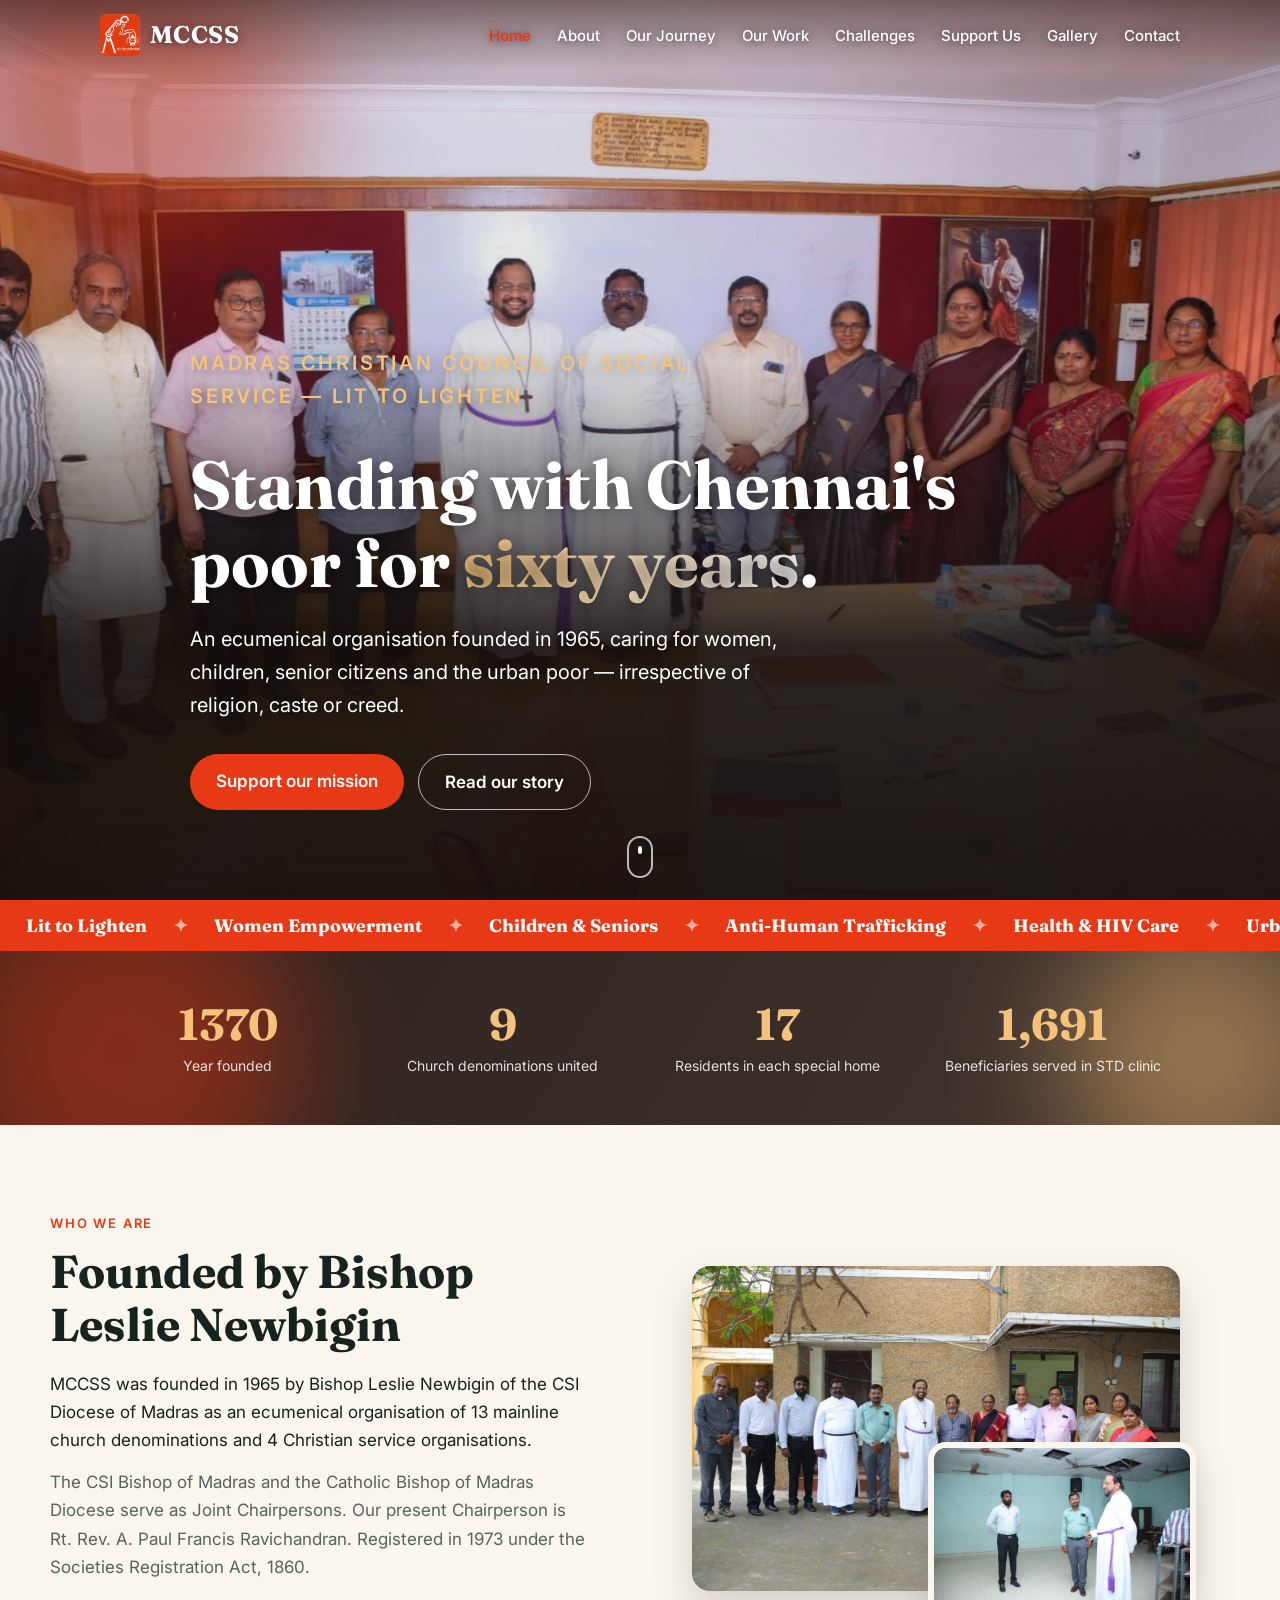
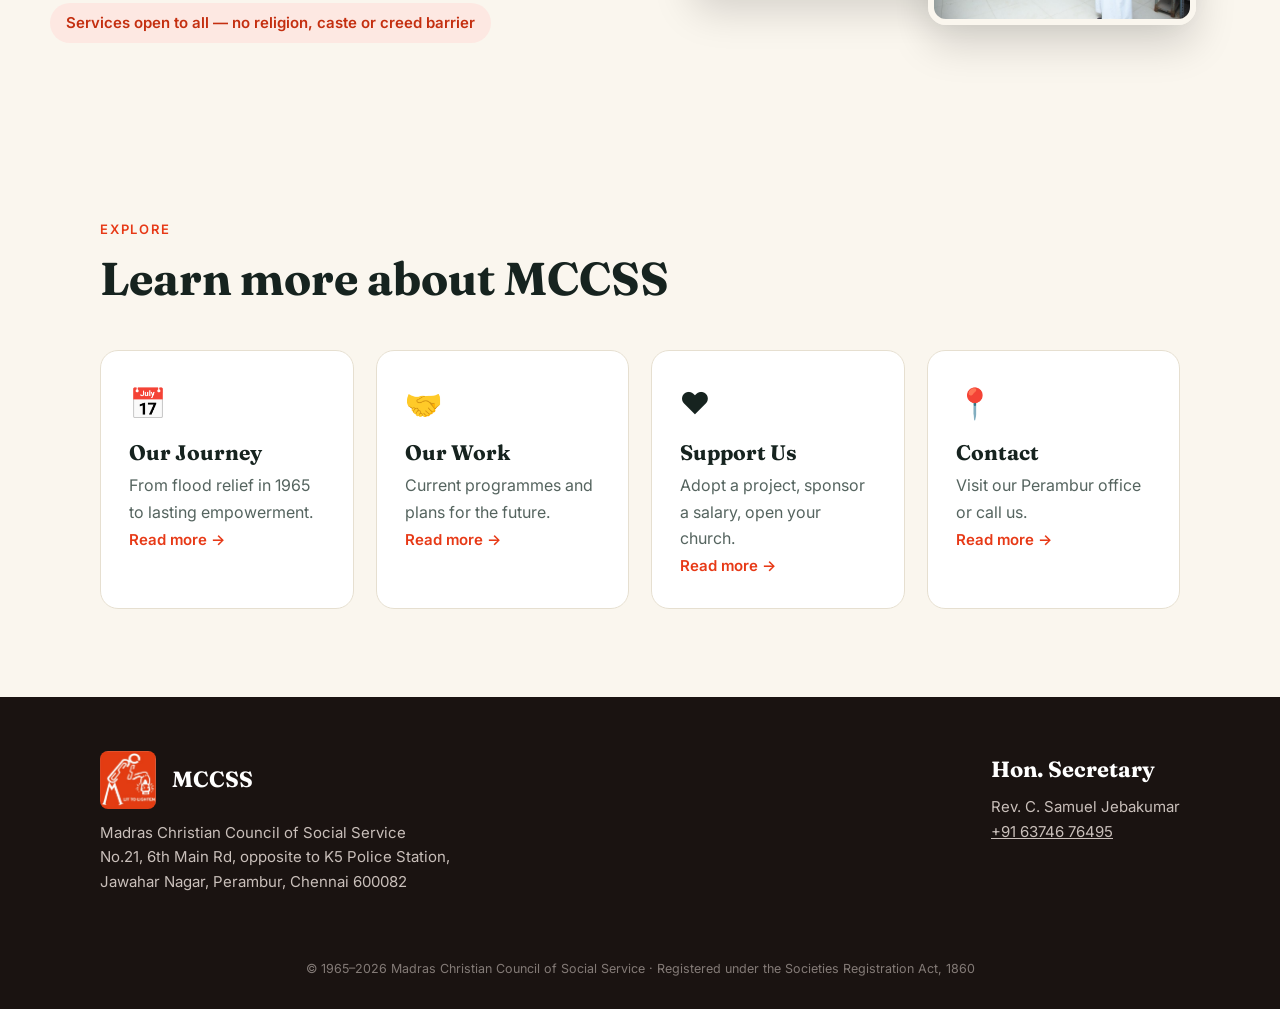
<file: index.html>
<!doctype html>
<html lang="en">
<head>
<meta charset="utf-8">
<link rel="icon" href="favicon.ico" sizes="any">
<link rel="icon" type="image/png" sizes="32x32" href="favicon-32.png">
<link rel="icon" type="image/png" sizes="192x192" href="favicon-192.png">
<link rel="apple-touch-icon" href="apple-touch-icon.png">
<meta name="viewport" content="width=device-width,initial-scale=1">
<title>MCCSS — Madras Christian Council of Social Service</title>
<meta name="description" content="Serving Chennai's poor, women and children since 1965. An ecumenical social service organisation open to all irrespective of religion, caste or creed.">
<link rel="preconnect" href="https://fonts.googleapis.com">
<link href="https://fonts.googleapis.com/css2?family=Fraunces:opsz,wght@9..144,500;9..144,700&family=Inter:wght@400;500;600&display=swap" rel="stylesheet">
<link rel="stylesheet" href="css/style.css?v=3">
<link rel="stylesheet" href="css/anim.css?v=3">
</head>
<body>
<nav id="nav"><div class="wrap">
 <a class="logo" href="./"><img src="img/logo.png" alt="" width="40" height="42"><span>MCCSS</span></a>
 <button class="menu" aria-label="Menu" onclick="document.getElementById('m').classList.toggle('o')">&#9776;</button>
 <ul id="m" onclick="this.classList.remove('o')"><li><a href="./" class="on">Home</a></li><li><a href="about">About</a></li><li><a href="journey">Our Journey</a></li><li><a href="programmes">Our Work</a></li><li><a href="challenges">Challenges</a></li><li><a href="support">Support Us</a></li><li><a href="gallery">Gallery</a></li><li><a href="contact">Contact</a></li></ul>
</div></nav>

<header class="hero" id="top"><div class="wrap">
 <p class="eyebrow">Madras Christian Council of Social Service — Lit to Lighten</p>
 <h1>Standing with Chennai's poor for <em>sixty years</em>.</h1>
 <p>An ecumenical organisation founded in 1965, caring for women, children, senior citizens and the urban poor — irrespective of religion, caste or creed.</p>
 <div class="btns"><a class="btn" href="support">Support our mission</a><a class="btn ghost" href="journey">Read our story</a></div>
</div></header>
<div class="stats"><div class="wrap">
 <div><b data-n="1965" data-plain="1">0</b><span>Year founded</span></div>
 <div><b data-n="13">0</b><span>Church denominations united</span></div>
 <div><b data-n="25">0</b><span>Residents in each special home</span></div>
 <div><b data-n="2500" data-plus="1">0</b><span>Beneficiaries served in STD clinic</span></div>
</div></div>

<section id="about"><div class="wrap about">
 <div class="rv">
  <p class="eyebrow">Who we are</p>
  <h2>Founded by Bishop Leslie Newbigin</h2>
  <p>MCCSS was founded in 1965 by Bishop Leslie Newbigin of the CSI Diocese of Madras as an ecumenical organisation of 13 mainline church denominations and 4 Christian service organisations.</p>
  <p>The CSI Bishop of Madras and the Catholic Bishop of Madras Diocese serve as Joint Chairpersons. Our present Chairperson is Rt. Rev. A. Paul Francis Ravichandran. Registered in 1973 under the Societies Registration Act, 1860.</p>
  <span class="pill">Services open to all — no religion, caste or creed barrier</span>
 </div>
 <div class="pics rv"><img src="img/image10.jpg" alt="MCCSS Executive Committee members outside the office" loading="lazy"><img src="img/image7.jpg" alt="Joint Chairperson's visit to MCCSS" loading="lazy"></div>
</div></section>

<section class="ex"><div class="wrap">
 <p class="eyebrow">Explore</p><h2>Learn more about MCCSS</h2>
 <div class="grid">
  <a class="card rv" href="journey"><div class="ic">&#128197;</div><h3>Our Journey</h3><p>From flood relief in 1965 to lasting empowerment.</p><span>Read more &rarr;</span></a>
  <a class="card rv" href="programmes"><div class="ic">&#129309;</div><h3>Our Work</h3><p>Current programmes and plans for the future.</p><span>Read more &rarr;</span></a>
  <a class="card rv" href="support"><div class="ic">&#10084;&#65039;</div><h3>Support Us</h3><p>Adopt a project, sponsor a salary, open your church.</p><span>Read more &rarr;</span></a>
  <a class="card rv" href="contact"><div class="ic">&#128205;</div><h3>Contact</h3><p>Visit our Perambur office or call us.</p><span>Read more &rarr;</span></a>
 </div>
</div></section>

<footer><div class="wrap">
 <div><div class="brandmark"><img src="img/logo.png" alt="MCCSS — Lit to Lighten" width="56" height="58"><h4 style="margin:0">MCCSS</h4></div><p>Madras Christian Council of Social Service<br>No.21, 6th Main Rd, opposite to K5 Police Station,<br>Jawahar Nagar, Perambur, Chennai 600082</p></div>
 <div><h4>Hon. Secretary</h4><p>Rev. C. Samuel Jebakumar<br><a href="tel:+916374676495">+91 63746 76495</a></p></div>
 <small>© 1965–2026 Madras Christian Council of Social Service · Registered under the Societies Registration Act, 1860</small>
</div></footer>

<script src="js/main.js?v=3"></script>
<script src="js/anim.js?v=3"></script>
</body>
</html>
</file>
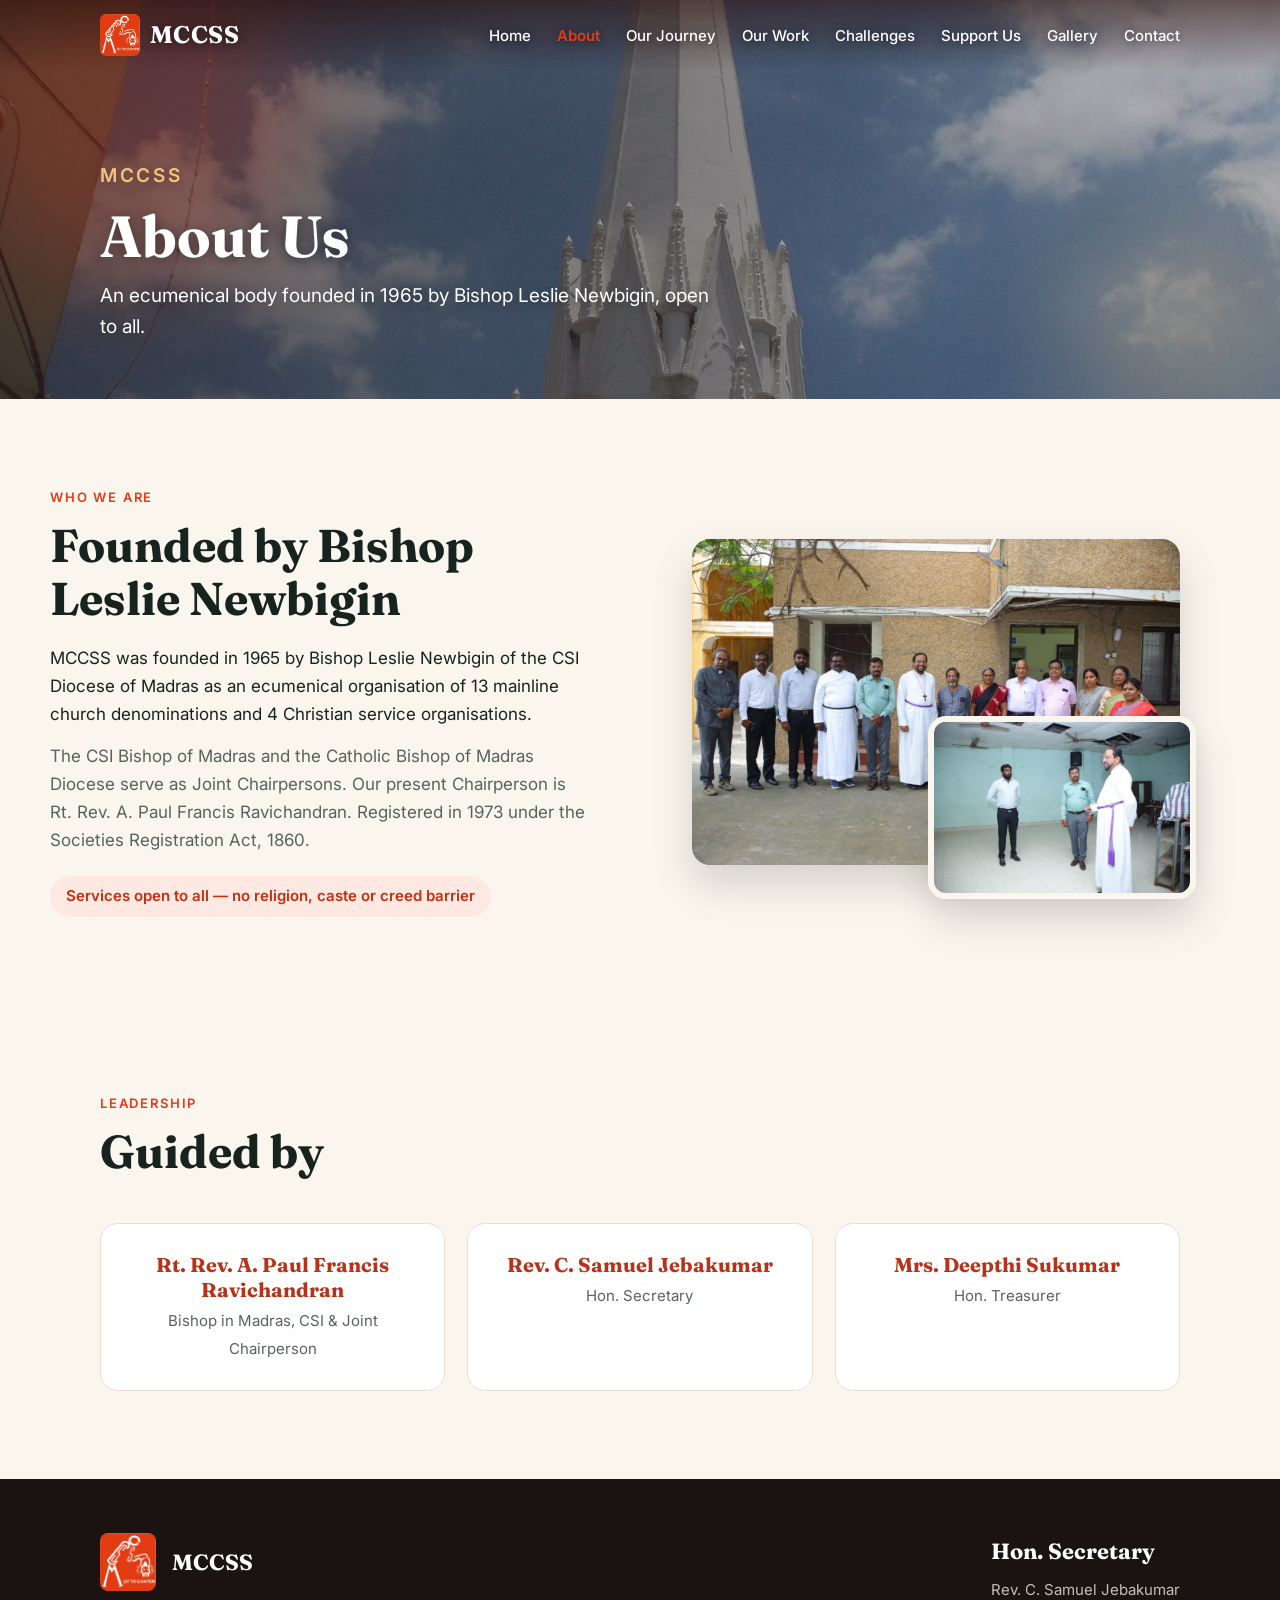
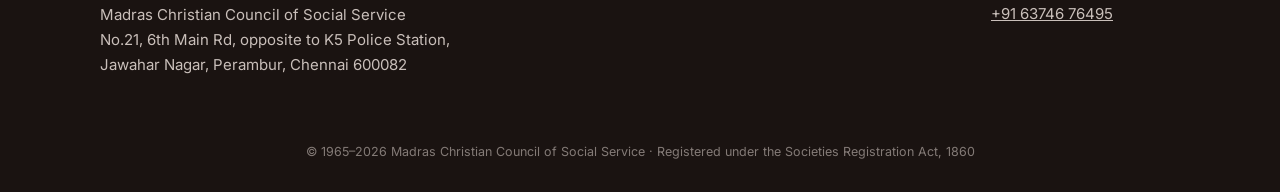
<file: about.html>
<!doctype html>
<html lang="en">
<head>
<meta charset="utf-8">
<link rel="icon" href="favicon.ico" sizes="any">
<link rel="icon" type="image/png" sizes="32x32" href="favicon-32.png">
<link rel="icon" type="image/png" sizes="192x192" href="favicon-192.png">
<link rel="apple-touch-icon" href="apple-touch-icon.png">
<meta name="viewport" content="width=device-width,initial-scale=1">
<title>About Us — MCCSS</title>
<meta name="description" content="An ecumenical body founded in 1965 by Bishop Leslie Newbigin, open to all.">
<link rel="preconnect" href="https://fonts.googleapis.com">
<link href="https://fonts.googleapis.com/css2?family=Fraunces:opsz,wght@9..144,500;9..144,700&family=Inter:wght@400;500;600&display=swap" rel="stylesheet">
<link rel="stylesheet" href="css/style.css?v=3">
<link rel="stylesheet" href="css/anim.css?v=3">
</head>
<body>
<nav id="nav" class="s"><div class="wrap">
 <a class="logo" href="./"><img src="img/logo.png" alt="" width="40" height="42"><span>MCCSS</span></a>
 <button class="menu" aria-label="Menu" onclick="document.getElementById('m').classList.toggle('o')">&#9776;</button>
 <ul id="m" onclick="this.classList.remove('o')"><li><a href="./">Home</a></li><li><a href="about" class="on">About</a></li><li><a href="journey">Our Journey</a></li><li><a href="programmes">Our Work</a></li><li><a href="challenges">Challenges</a></li><li><a href="support">Support Us</a></li><li><a href="gallery">Gallery</a></li><li><a href="contact">Contact</a></li></ul>
</div></nav>

<header class="ph" style="--bg-img:url(../img/stock/s-about.jpg);--bg-pos:center 55%"><div class="wrap"><p class="eyebrow">MCCSS</p><h1>About Us</h1><p>An ecumenical body founded in 1965 by Bishop Leslie Newbigin, open to all.</p></div></header>
<section id="about"><div class="wrap about">
 <div class="rv">
  <p class="eyebrow">Who we are</p>
  <h2>Founded by Bishop Leslie Newbigin</h2>
  <p>MCCSS was founded in 1965 by Bishop Leslie Newbigin of the CSI Diocese of Madras as an ecumenical organisation of 13 mainline church denominations and 4 Christian service organisations.</p>
  <p>The CSI Bishop of Madras and the Catholic Bishop of Madras Diocese serve as Joint Chairpersons. Our present Chairperson is Rt. Rev. A. Paul Francis Ravichandran. Registered in 1973 under the Societies Registration Act, 1860.</p>
  <span class="pill">Services open to all — no religion, caste or creed barrier</span>
 </div>
 <div class="pics rv"><img src="img/image10.jpg" alt="MCCSS Executive Committee members outside the office" loading="lazy"><img src="img/image7.jpg" alt="Joint Chairperson's visit to MCCSS" loading="lazy"></div>
</div></section>

<section class="lead-g"><div class="wrap">
 <p class="eyebrow">Leadership</p><h2>Guided by</h2>
 <div class="grid">
  <div class="card rv"><b>Rt. Rev. A. Paul Francis Ravichandran</b><span>Bishop in Madras, CSI &amp; Joint Chairperson</span></div>
  <div class="card rv"><b>Rev. C. Samuel Jebakumar</b><span>Hon. Secretary</span></div>
  <div class="card rv"><b>Mrs. Deepthi Sukumar</b><span>Hon. Treasurer</span></div>
 </div>
</div></section>

<footer><div class="wrap">
 <div><div class="brandmark"><img src="img/logo.png" alt="MCCSS — Lit to Lighten" width="56" height="58"><h4 style="margin:0">MCCSS</h4></div><p>Madras Christian Council of Social Service<br>No.21, 6th Main Rd, opposite to K5 Police Station,<br>Jawahar Nagar, Perambur, Chennai 600082</p></div>
 <div><h4>Hon. Secretary</h4><p>Rev. C. Samuel Jebakumar<br><a href="tel:+916374676495">+91 63746 76495</a></p></div>
 <small>© 1965–2026 Madras Christian Council of Social Service · Registered under the Societies Registration Act, 1860</small>
</div></footer>

<script src="js/main.js?v=3"></script>
<script src="js/anim.js?v=3"></script>
</body>
</html>
</file>
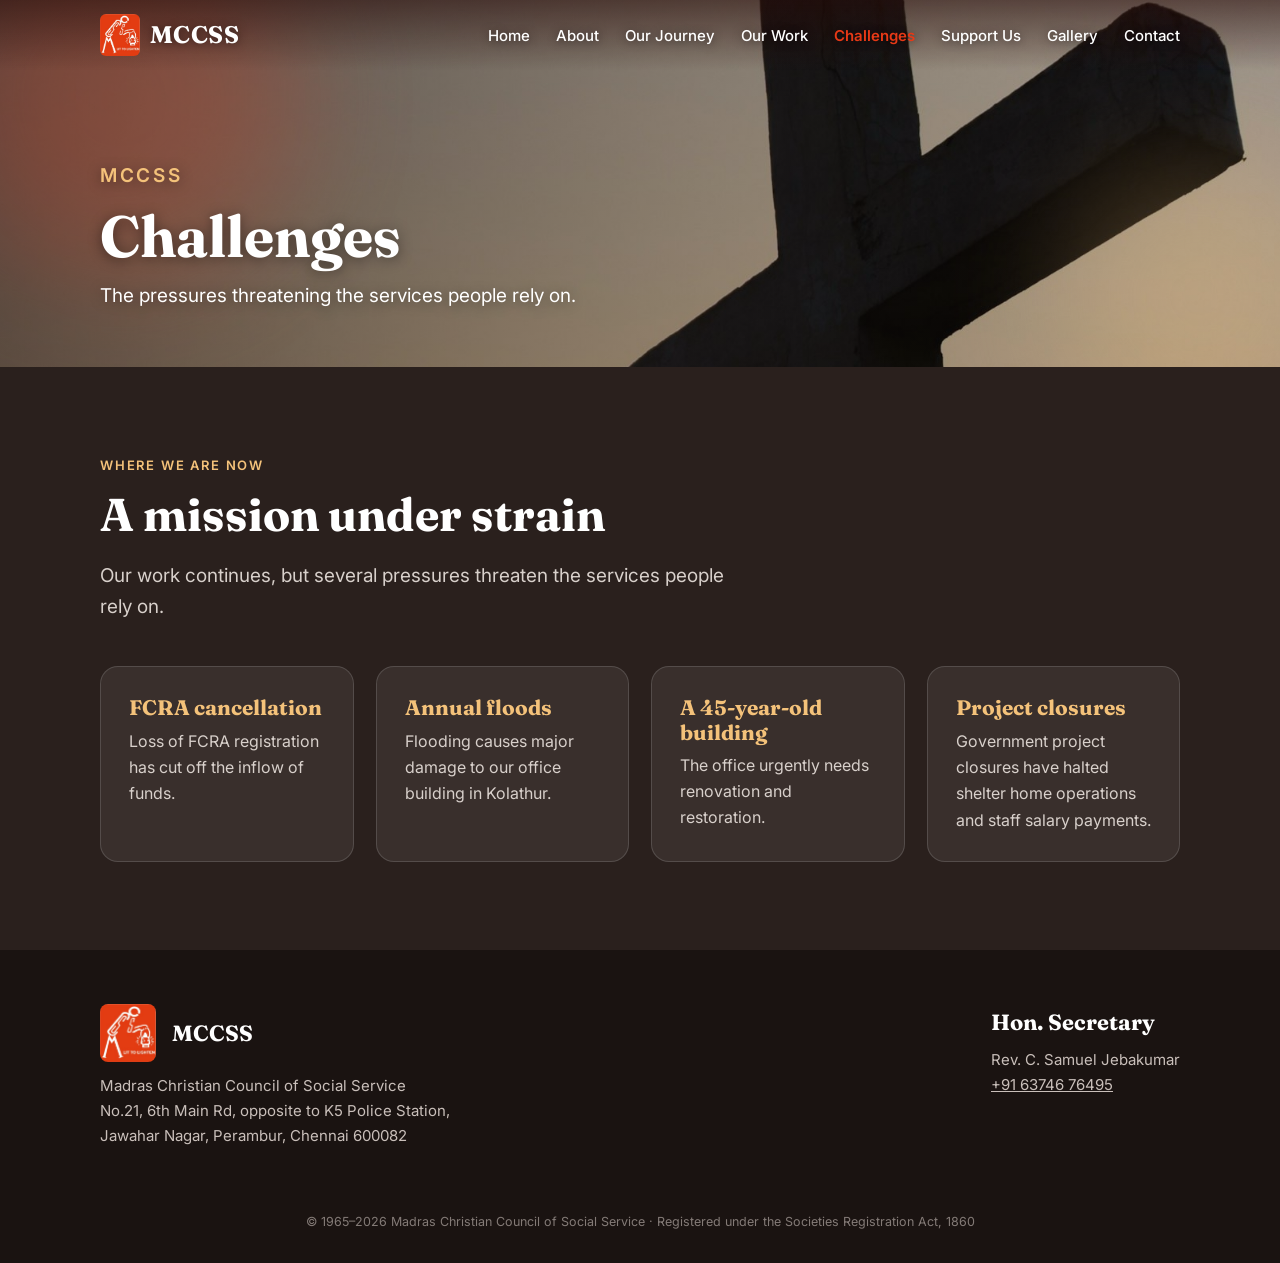
<file: challenges.html>
<!doctype html>
<html lang="en">
<head>
<meta charset="utf-8">
<link rel="icon" href="favicon.ico" sizes="any">
<link rel="icon" type="image/png" sizes="32x32" href="favicon-32.png">
<link rel="icon" type="image/png" sizes="192x192" href="favicon-192.png">
<link rel="apple-touch-icon" href="apple-touch-icon.png">
<meta name="viewport" content="width=device-width,initial-scale=1">
<title>Challenges — MCCSS</title>
<meta name="description" content="The pressures threatening the services people rely on.">
<link rel="preconnect" href="https://fonts.googleapis.com">
<link href="https://fonts.googleapis.com/css2?family=Fraunces:opsz,wght@9..144,500;9..144,700&family=Inter:wght@400;500;600&display=swap" rel="stylesheet">
<link rel="stylesheet" href="css/style.css?v=3">
<link rel="stylesheet" href="css/anim.css?v=3">
</head>
<body>
<nav id="nav" class="s"><div class="wrap">
 <a class="logo" href="./"><img src="img/logo.png" alt="" width="40" height="42"><span>MCCSS</span></a>
 <button class="menu" aria-label="Menu" onclick="document.getElementById('m').classList.toggle('o')">&#9776;</button>
 <ul id="m" onclick="this.classList.remove('o')"><li><a href="./">Home</a></li><li><a href="about">About</a></li><li><a href="journey">Our Journey</a></li><li><a href="programmes">Our Work</a></li><li><a href="challenges" class="on">Challenges</a></li><li><a href="support">Support Us</a></li><li><a href="gallery">Gallery</a></li><li><a href="contact">Contact</a></li></ul>
</div></nav>

<header class="ph" style="--bg-img:url(../img/stock/v-ch-wide.jpg);--bg-pos:center"><div class="wrap"><p class="eyebrow">MCCSS</p><h1>Challenges</h1><p>The pressures threatening the services people rely on.</p></div></header>
<section class="crisis" id="crisis"><div class="wrap">
 <p class="eyebrow">Where we are now</p><h2>A mission under strain</h2>
 <p class="lead">Our work continues, but several pressures threaten the services people rely on.</p>
 <div class="grid">
  <div class="card rv"><h3>FCRA cancellation</h3><p>Loss of FCRA registration has cut off the inflow of funds.</p></div>
  <div class="card rv"><h3>Annual floods</h3><p>Flooding causes major damage to our office building in Kolathur.</p></div>
  <div class="card rv"><h3>A 45-year-old building</h3><p>The office urgently needs renovation and restoration.</p></div>
  <div class="card rv"><h3>Project closures</h3><p>Government project closures have halted shelter home operations and staff salary payments.</p></div>
 </div>
</div></section>

<footer><div class="wrap">
 <div><div class="brandmark"><img src="img/logo.png" alt="MCCSS — Lit to Lighten" width="56" height="58"><h4 style="margin:0">MCCSS</h4></div><p>Madras Christian Council of Social Service<br>No.21, 6th Main Rd, opposite to K5 Police Station,<br>Jawahar Nagar, Perambur, Chennai 600082</p></div>
 <div><h4>Hon. Secretary</h4><p>Rev. C. Samuel Jebakumar<br><a href="tel:+916374676495">+91 63746 76495</a></p></div>
 <small>© 1965–2026 Madras Christian Council of Social Service · Registered under the Societies Registration Act, 1860</small>
</div></footer>

<script src="js/main.js?v=3"></script>
<script src="js/anim.js?v=3"></script>
</body>
</html>
</file>
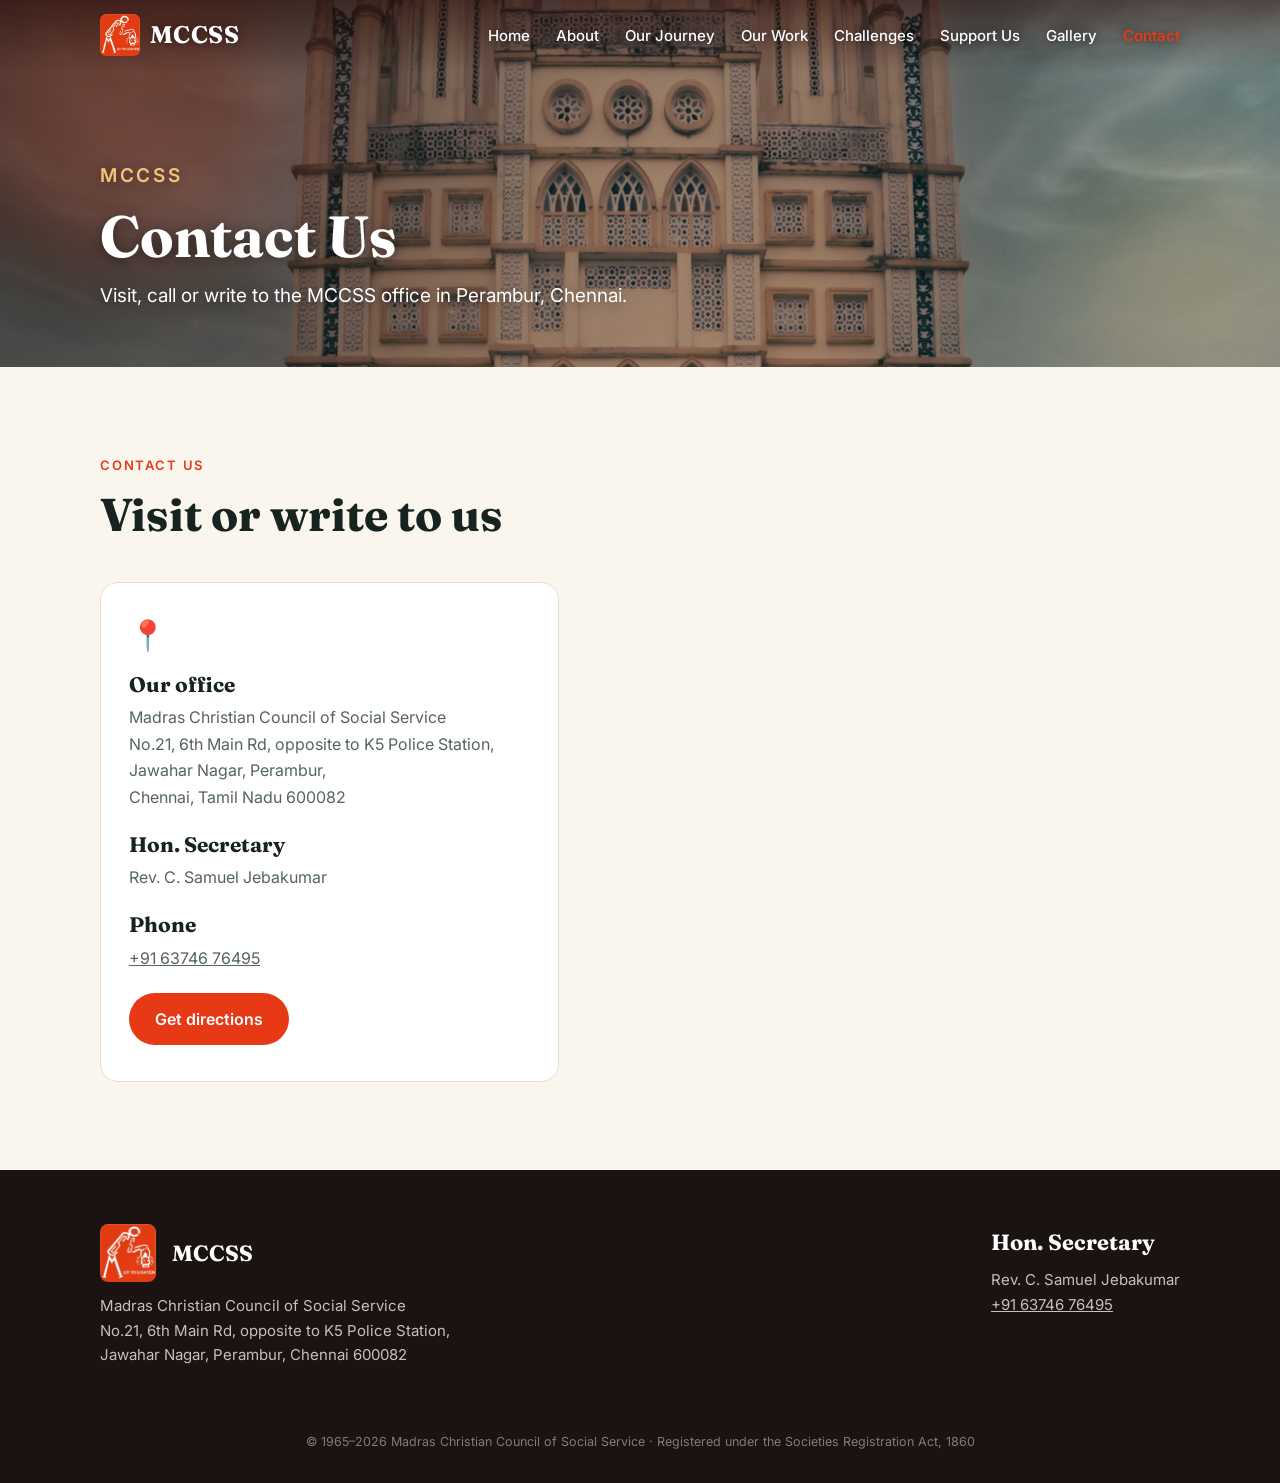
<file: contact.html>
<!doctype html>
<html lang="en">
<head>
<meta charset="utf-8">
<link rel="icon" href="favicon.ico" sizes="any">
<link rel="icon" type="image/png" sizes="32x32" href="favicon-32.png">
<link rel="icon" type="image/png" sizes="192x192" href="favicon-192.png">
<link rel="apple-touch-icon" href="apple-touch-icon.png">
<meta name="viewport" content="width=device-width,initial-scale=1">
<title>Contact Us — MCCSS</title>
<meta name="description" content="Visit, call or write to the MCCSS office in Perambur, Chennai.">
<link rel="preconnect" href="https://fonts.googleapis.com">
<link href="https://fonts.googleapis.com/css2?family=Fraunces:opsz,wght@9..144,500;9..144,700&family=Inter:wght@400;500;600&display=swap" rel="stylesheet">
<link rel="stylesheet" href="css/style.css?v=3">
<link rel="stylesheet" href="css/anim.css?v=3">
</head>
<body>
<nav id="nav" class="s"><div class="wrap">
 <a class="logo" href="./"><img src="img/logo.png" alt="" width="40" height="42"><span>MCCSS</span></a>
 <button class="menu" aria-label="Menu" onclick="document.getElementById('m').classList.toggle('o')">&#9776;</button>
 <ul id="m" onclick="this.classList.remove('o')"><li><a href="./">Home</a></li><li><a href="about">About</a></li><li><a href="journey">Our Journey</a></li><li><a href="programmes">Our Work</a></li><li><a href="challenges">Challenges</a></li><li><a href="support">Support Us</a></li><li><a href="gallery">Gallery</a></li><li><a href="contact" class="on">Contact</a></li></ul>
</div></nav>

<header class="ph" style="--bg-img:url(../img/stock/s-contact.jpg);--bg-pos:center 50%"><div class="wrap"><p class="eyebrow">MCCSS</p><h1>Contact Us</h1><p>Visit, call or write to the MCCSS office in Perambur, Chennai.</p></div></header>
<section id="contact"><div class="wrap">
 <p class="eyebrow">Contact us</p><h2>Visit or write to us</h2>
 <div class="cn">
  <div class="card rv">
   <div class="ic">📍</div><h3>Our office</h3>
   <p>Madras Christian Council of Social Service<br>No.21, 6th Main Rd, opposite to K5 Police Station,<br>Jawahar Nagar, Perambur,<br>Chennai, Tamil Nadu 600082</p>
   <h3 style="margin-top:22px">Hon. Secretary</h3><p>Rev. C. Samuel Jebakumar</p>
   <h3 style="margin-top:22px">Phone</h3><p><a href="tel:+916374676495">+91 63746 76495</a></p>
   <p style="margin-top:22px"><a class="btn" target="_blank" rel="noopener" href="https://www.google.com/maps/search/?api=1&query=No.21%2C+6th+Main+Rd%2C+Jawahar+Nagar%2C+Perambur%2C+Chennai+600082">Get directions</a></p>
  </div>
  <iframe class="map rv" title="MCCSS office location" loading="lazy" referrerpolicy="no-referrer-when-downgrade" src="https://maps.google.com/maps?q=No.21%2C+6th+Main+Rd%2C+Jawahar+Nagar%2C+Perambur%2C+Chennai+600082&output=embed"></iframe>
 </div>
</div></section>

<footer><div class="wrap">
 <div><div class="brandmark"><img src="img/logo.png" alt="MCCSS — Lit to Lighten" width="56" height="58"><h4 style="margin:0">MCCSS</h4></div><p>Madras Christian Council of Social Service<br>No.21, 6th Main Rd, opposite to K5 Police Station,<br>Jawahar Nagar, Perambur, Chennai 600082</p></div>
 <div><h4>Hon. Secretary</h4><p>Rev. C. Samuel Jebakumar<br><a href="tel:+916374676495">+91 63746 76495</a></p></div>
 <small>© 1965–2026 Madras Christian Council of Social Service · Registered under the Societies Registration Act, 1860</small>
</div></footer>

<script src="js/main.js?v=3"></script>
<script src="js/anim.js?v=3"></script>
</body>
</html>
</file>
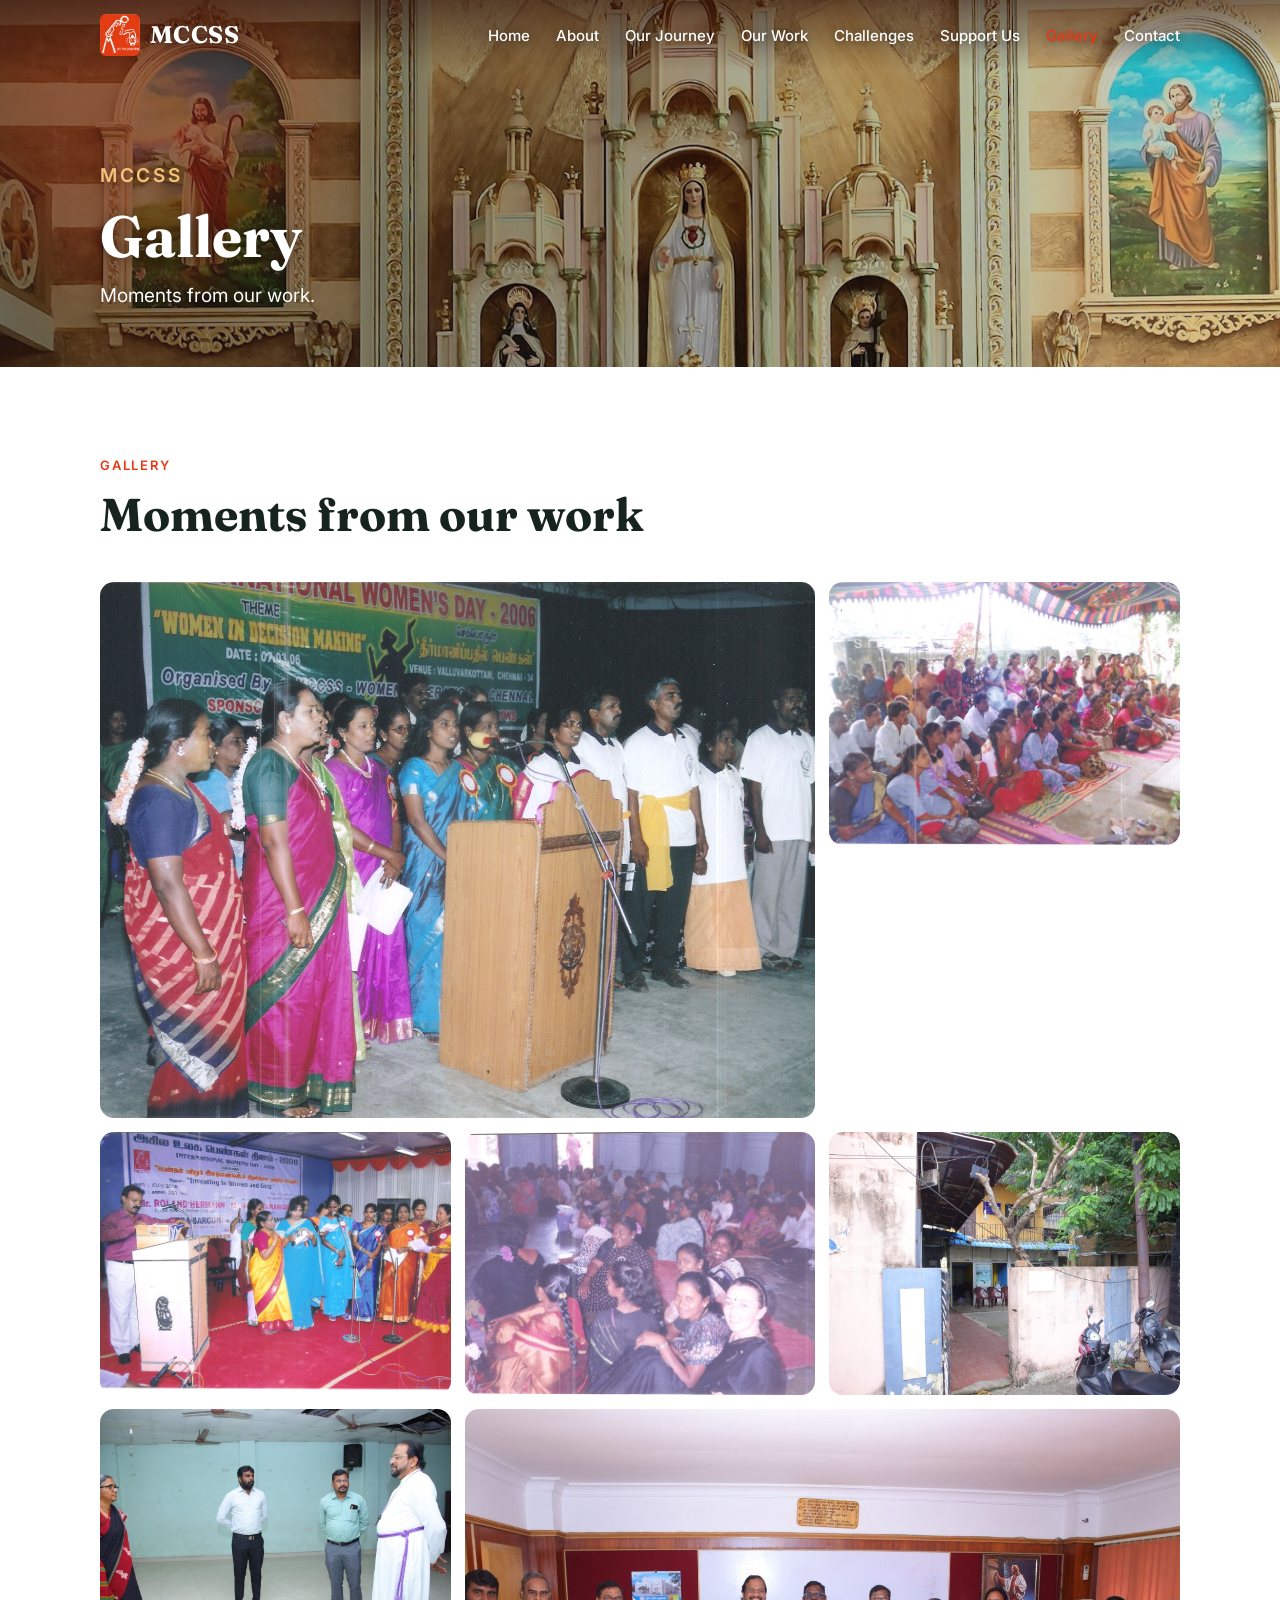
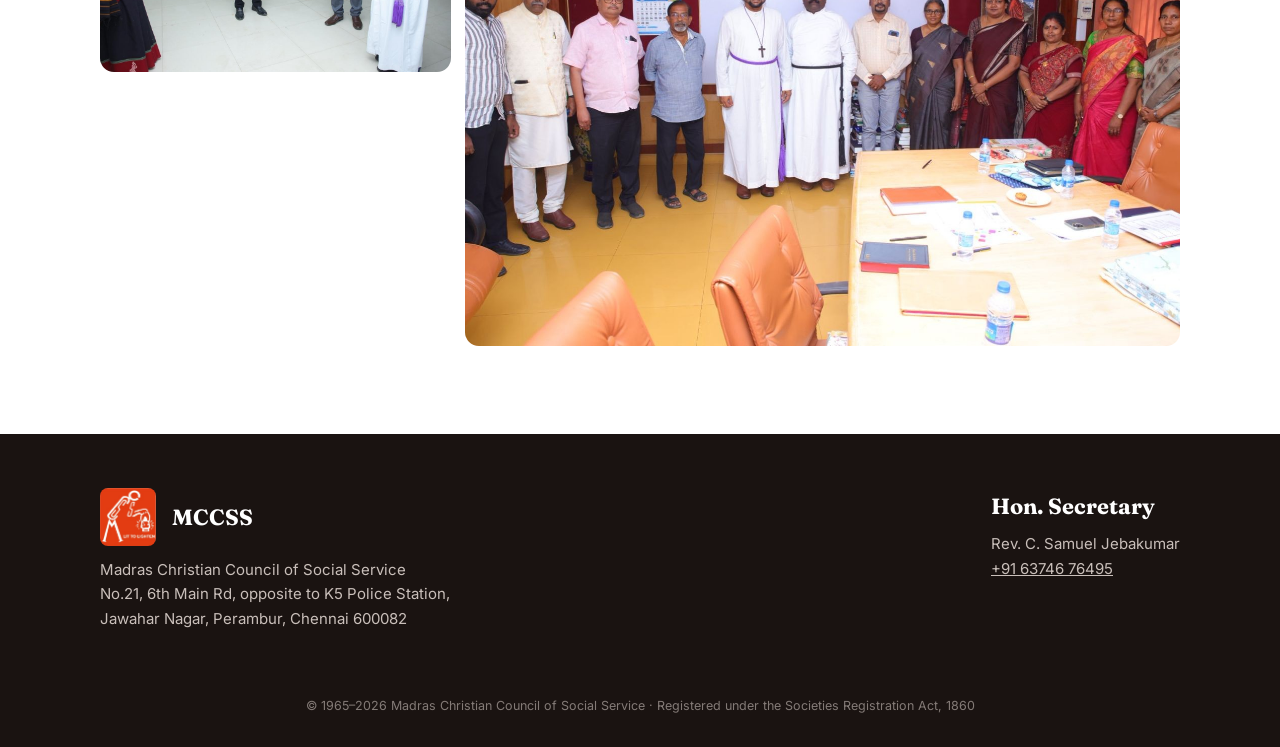
<file: gallery.html>
<!doctype html>
<html lang="en">
<head>
<meta charset="utf-8">
<link rel="icon" href="favicon.ico" sizes="any">
<link rel="icon" type="image/png" sizes="32x32" href="favicon-32.png">
<link rel="icon" type="image/png" sizes="192x192" href="favicon-192.png">
<link rel="apple-touch-icon" href="apple-touch-icon.png">
<meta name="viewport" content="width=device-width,initial-scale=1">
<title>Gallery — MCCSS</title>
<meta name="description" content="Moments from our work.">
<link rel="preconnect" href="https://fonts.googleapis.com">
<link href="https://fonts.googleapis.com/css2?family=Fraunces:opsz,wght@9..144,500;9..144,700&family=Inter:wght@400;500;600&display=swap" rel="stylesheet">
<link rel="stylesheet" href="css/style.css?v=3">
<link rel="stylesheet" href="css/anim.css?v=3">
</head>
<body>
<nav id="nav" class="s"><div class="wrap">
 <a class="logo" href="./"><img src="img/logo.png" alt="" width="40" height="42"><span>MCCSS</span></a>
 <button class="menu" aria-label="Menu" onclick="document.getElementById('m').classList.toggle('o')">&#9776;</button>
 <ul id="m" onclick="this.classList.remove('o')"><li><a href="./">Home</a></li><li><a href="about">About</a></li><li><a href="journey">Our Journey</a></li><li><a href="programmes">Our Work</a></li><li><a href="challenges">Challenges</a></li><li><a href="support">Support Us</a></li><li><a href="gallery" class="on">Gallery</a></li><li><a href="contact">Contact</a></li></ul>
</div></nav>

<header class="ph" style="--bg-img:url(../img/stock/s-gallery.jpg);--bg-pos:center 40%"><div class="wrap"><p class="eyebrow">MCCSS</p><h1>Gallery</h1><p>Moments from our work.</p></div></header>
<section class="gal" id="gallery"><div class="wrap">
 <p class="eyebrow">Gallery</p><h2>Moments from our work</h2>
 <div class="gg">
  <figure class="w rv"><img src="img/image2.jpg" alt="International Women's Day 2006 programme" loading="lazy"><figcaption>International Women's Day, 2006 — Women in Decision Making</figcaption></figure>
  <figure class="rv"><img src="img/image3.jpg" alt="Community programme" loading="lazy"><figcaption>Community programme</figcaption></figure>
  <figure class="rv"><img src="img/image4.jpg" alt="Community programme" loading="lazy"><figcaption>Community programme</figcaption></figure>
  <figure class="rv"><img src="img/image5.jpg" alt="Community programme" loading="lazy"><figcaption>Community programme</figcaption></figure>
  <figure class="rv"><img src="img/image6.jpg" alt="Entrance of MCCSS office" loading="lazy"><figcaption>Entrance of the MCCSS office</figcaption></figure>
  <figure class="rv"><img src="img/image8.jpg" alt="Bishop's visit during EC meeting" loading="lazy"><figcaption>Joint Chairperson's visit, 03.09.2025</figcaption></figure>
  <figure class="w rv"><img src="img/image9.jpg" alt="General Body Members" loading="lazy"><figcaption>General Body Members — AGM held 30.09.2025</figcaption></figure>
 </div>
</div></section>

<footer><div class="wrap">
 <div><div class="brandmark"><img src="img/logo.png" alt="MCCSS — Lit to Lighten" width="56" height="58"><h4 style="margin:0">MCCSS</h4></div><p>Madras Christian Council of Social Service<br>No.21, 6th Main Rd, opposite to K5 Police Station,<br>Jawahar Nagar, Perambur, Chennai 600082</p></div>
 <div><h4>Hon. Secretary</h4><p>Rev. C. Samuel Jebakumar<br><a href="tel:+916374676495">+91 63746 76495</a></p></div>
 <small>© 1965–2026 Madras Christian Council of Social Service · Registered under the Societies Registration Act, 1860</small>
</div></footer>

<script src="js/main.js?v=3"></script>
<script src="js/anim.js?v=3"></script>
</body>
</html>
</file>
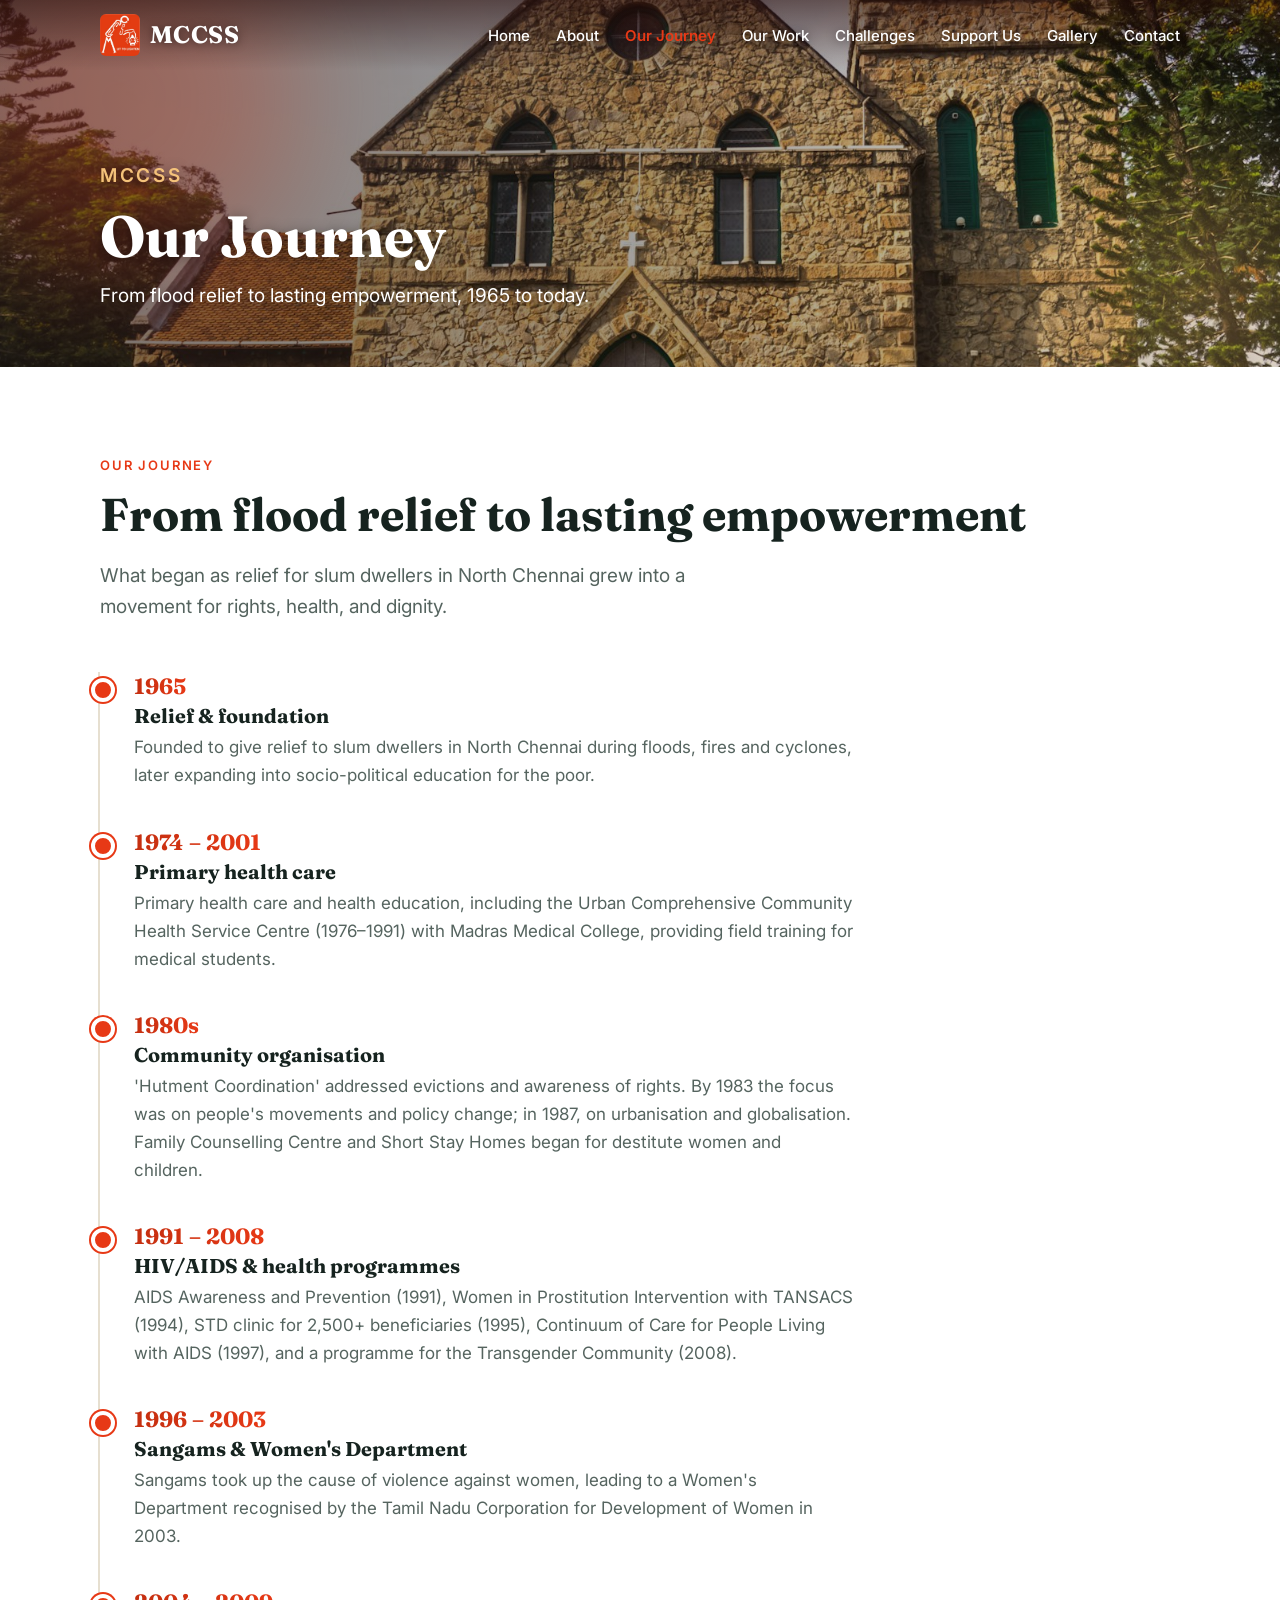
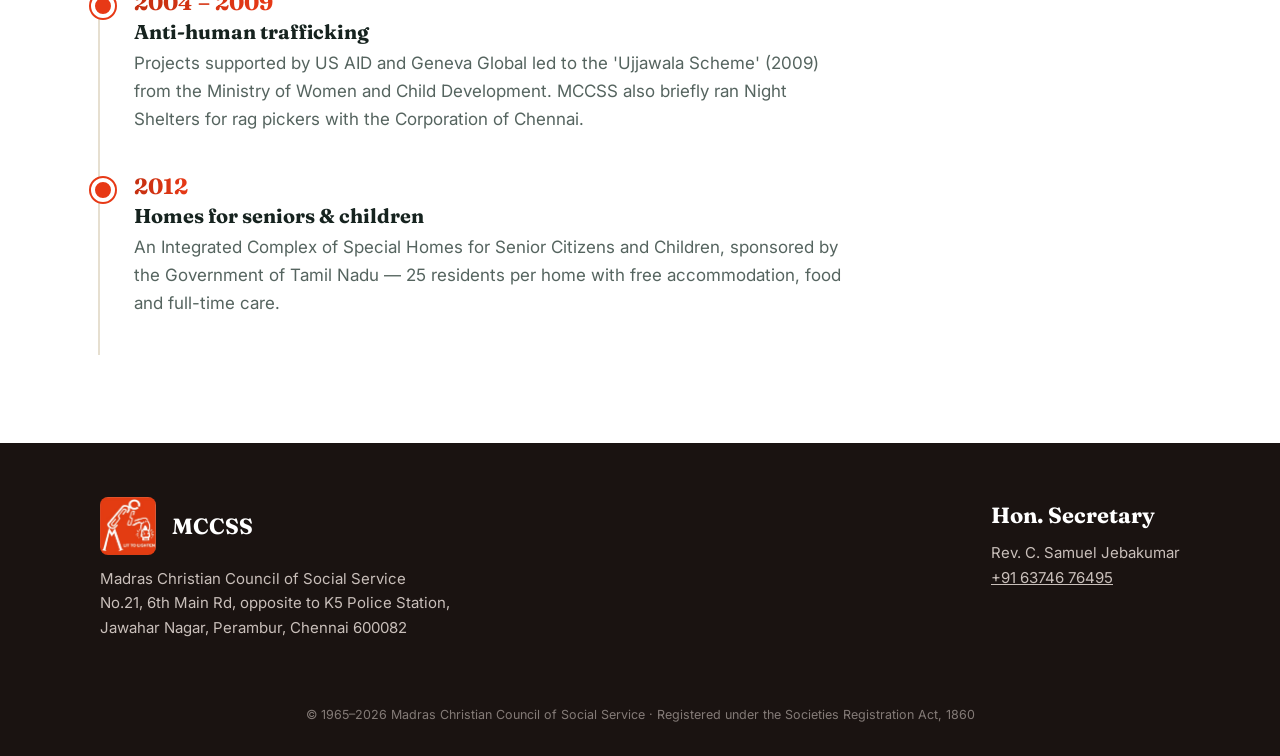
<file: journey.html>
<!doctype html>
<html lang="en">
<head>
<meta charset="utf-8">
<link rel="icon" href="favicon.ico" sizes="any">
<link rel="icon" type="image/png" sizes="32x32" href="favicon-32.png">
<link rel="icon" type="image/png" sizes="192x192" href="favicon-192.png">
<link rel="apple-touch-icon" href="apple-touch-icon.png">
<meta name="viewport" content="width=device-width,initial-scale=1">
<title>Our Journey — MCCSS</title>
<meta name="description" content="From flood relief to lasting empowerment, 1965 to today.">
<link rel="preconnect" href="https://fonts.googleapis.com">
<link href="https://fonts.googleapis.com/css2?family=Fraunces:opsz,wght@9..144,500;9..144,700&family=Inter:wght@400;500;600&display=swap" rel="stylesheet">
<link rel="stylesheet" href="css/style.css?v=3">
<link rel="stylesheet" href="css/anim.css?v=3">
</head>
<body>
<nav id="nav" class="s"><div class="wrap">
 <a class="logo" href="./"><img src="img/logo.png" alt="" width="40" height="42"><span>MCCSS</span></a>
 <button class="menu" aria-label="Menu" onclick="document.getElementById('m').classList.toggle('o')">&#9776;</button>
 <ul id="m" onclick="this.classList.remove('o')"><li><a href="./">Home</a></li><li><a href="about">About</a></li><li><a href="journey" class="on">Our Journey</a></li><li><a href="programmes">Our Work</a></li><li><a href="challenges">Challenges</a></li><li><a href="support">Support Us</a></li><li><a href="gallery">Gallery</a></li><li><a href="contact">Contact</a></li></ul>
</div></nav>

<header class="ph" style="--bg-img:url(../img/stock/s-journey.jpg);--bg-pos:center 45%"><div class="wrap"><p class="eyebrow">MCCSS</p><h1>Our Journey</h1><p>From flood relief to lasting empowerment, 1965 to today.</p></div></header>
<section class="tl" id="journey"><div class="wrap">
 <p class="eyebrow">Our journey</p><h2>From flood relief to lasting empowerment</h2>
 <p class="lead">What began as relief for slum dwellers in North Chennai grew into a movement for rights, health, and dignity.</p>
 <div class="line">
  <div class="ev rv"><time>1965</time><h3>Relief &amp; foundation</h3><p>Founded to give relief to slum dwellers in North Chennai during floods, fires and cyclones, later expanding into socio-political education for the poor.</p></div>
  <div class="ev rv"><time>1974 – 2001</time><h3>Primary health care</h3><p>Primary health care and health education, including the Urban Comprehensive Community Health Service Centre (1976–1991) with Madras Medical College, providing field training for medical students.</p></div>
  <div class="ev rv"><time>1980s</time><h3>Community organisation</h3><p>'Hutment Coordination' addressed evictions and awareness of rights. By 1983 the focus was on people's movements and policy change; in 1987, on urbanisation and globalisation. Family Counselling Centre and Short Stay Homes began for destitute women and children.</p></div>
  <div class="ev rv"><time>1991 – 2008</time><h3>HIV/AIDS &amp; health programmes</h3><p>AIDS Awareness and Prevention (1991), Women in Prostitution Intervention with TANSACS (1994), STD clinic for 2,500+ beneficiaries (1995), Continuum of Care for People Living with AIDS (1997), and a programme for the Transgender Community (2008).</p></div>
  <div class="ev rv"><time>1996 – 2003</time><h3>Sangams &amp; Women's Department</h3><p>Sangams took up the cause of violence against women, leading to a Women's Department recognised by the Tamil Nadu Corporation for Development of Women in 2003.</p></div>
  <div class="ev rv"><time>2004 – 2009</time><h3>Anti-human trafficking</h3><p>Projects supported by US AID and Geneva Global led to the 'Ujjawala Scheme' (2009) from the Ministry of Women and Child Development. MCCSS also briefly ran Night Shelters for rag pickers with the Corporation of Chennai.</p></div>
  <div class="ev rv"><time>2012</time><h3>Homes for seniors &amp; children</h3><p>An Integrated Complex of Special Homes for Senior Citizens and Children, sponsored by the Government of Tamil Nadu — 25 residents per home with free accommodation, food and full-time care.</p></div>
 </div>
</div></section>

<footer><div class="wrap">
 <div><div class="brandmark"><img src="img/logo.png" alt="MCCSS — Lit to Lighten" width="56" height="58"><h4 style="margin:0">MCCSS</h4></div><p>Madras Christian Council of Social Service<br>No.21, 6th Main Rd, opposite to K5 Police Station,<br>Jawahar Nagar, Perambur, Chennai 600082</p></div>
 <div><h4>Hon. Secretary</h4><p>Rev. C. Samuel Jebakumar<br><a href="tel:+916374676495">+91 63746 76495</a></p></div>
 <small>© 1965–2026 Madras Christian Council of Social Service · Registered under the Societies Registration Act, 1860</small>
</div></footer>

<script src="js/main.js?v=3"></script>
<script src="js/anim.js?v=3"></script>
</body>
</html>
</file>
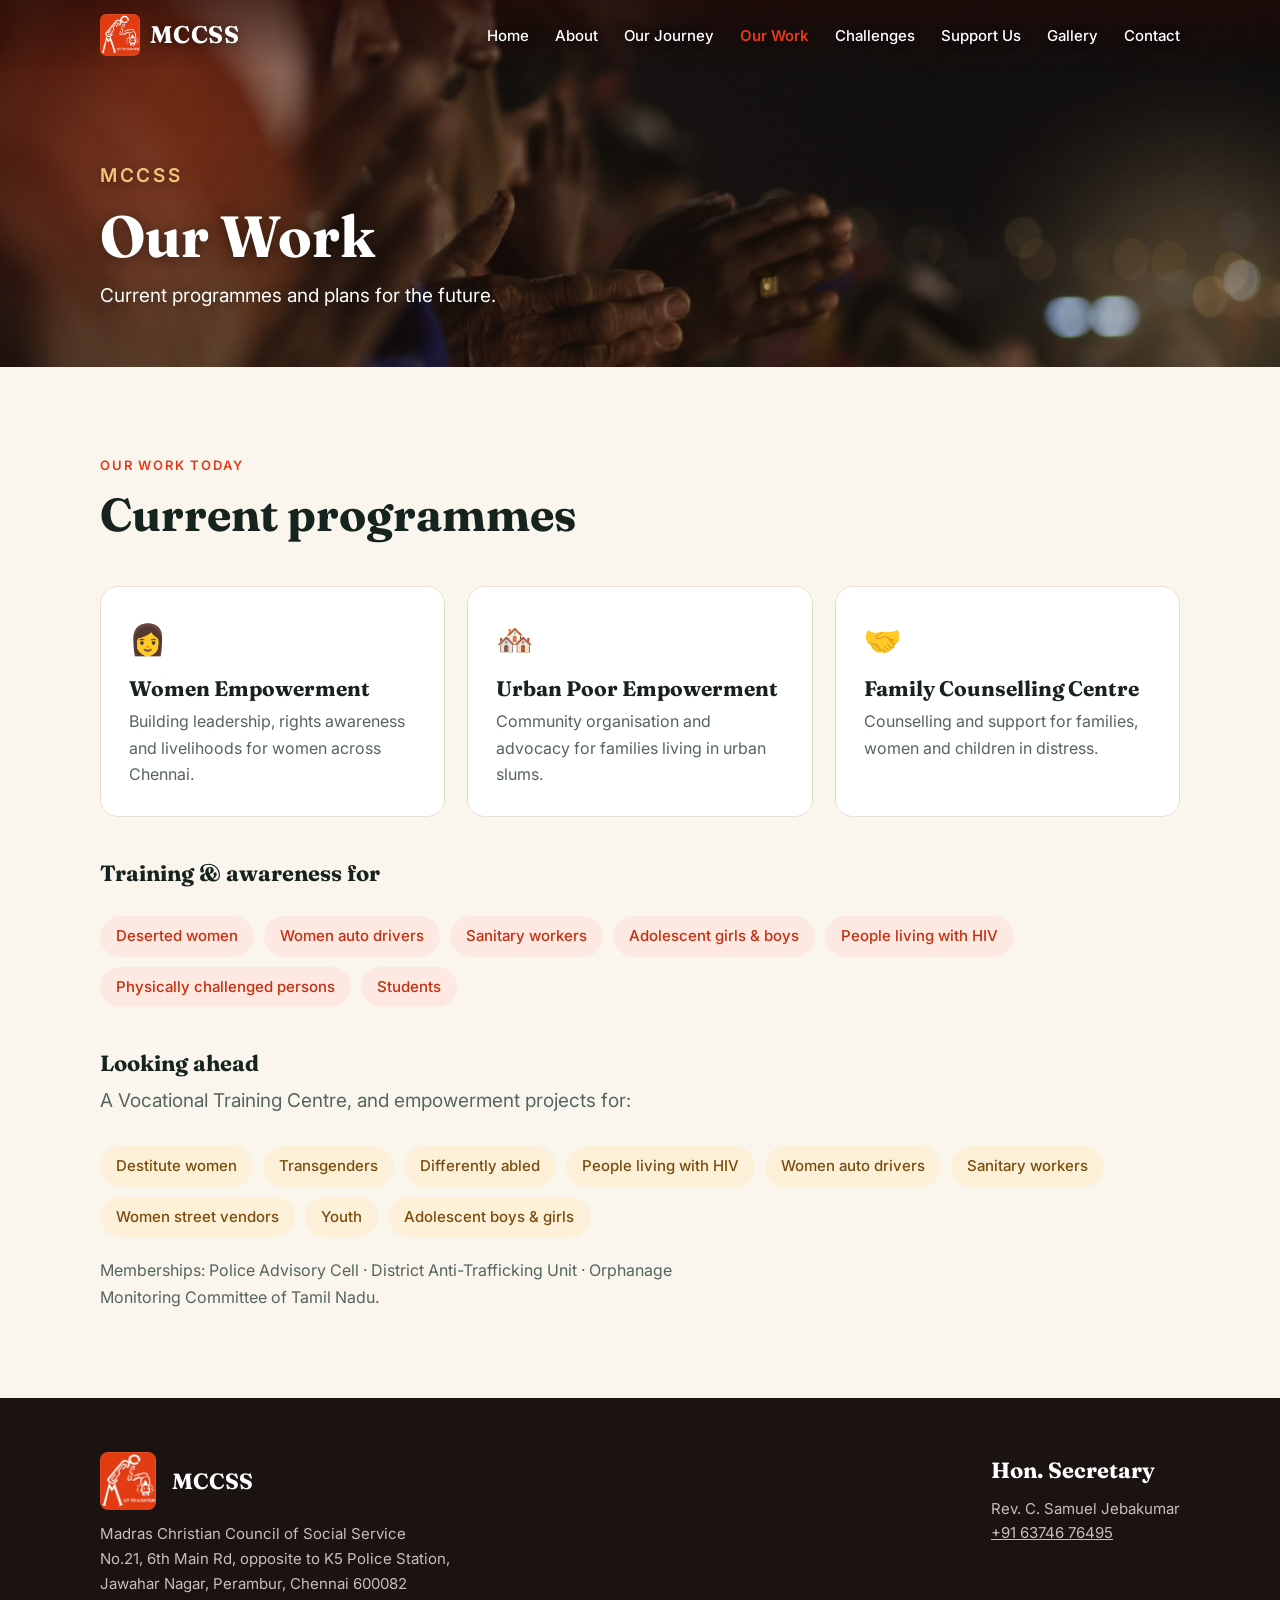
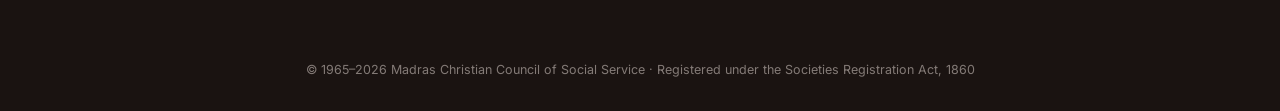
<file: programmes.html>
<!doctype html>
<html lang="en">
<head>
<meta charset="utf-8">
<link rel="icon" href="favicon.ico" sizes="any">
<link rel="icon" type="image/png" sizes="32x32" href="favicon-32.png">
<link rel="icon" type="image/png" sizes="192x192" href="favicon-192.png">
<link rel="apple-touch-icon" href="apple-touch-icon.png">
<meta name="viewport" content="width=device-width,initial-scale=1">
<title>Our Work — MCCSS</title>
<meta name="description" content="Current programmes and plans for the future.">
<link rel="preconnect" href="https://fonts.googleapis.com">
<link href="https://fonts.googleapis.com/css2?family=Fraunces:opsz,wght@9..144,500;9..144,700&family=Inter:wght@400;500;600&display=swap" rel="stylesheet">
<link rel="stylesheet" href="css/style.css?v=3">
<link rel="stylesheet" href="css/anim.css?v=3">
</head>
<body>
<nav id="nav" class="s"><div class="wrap">
 <a class="logo" href="./"><img src="img/logo.png" alt="" width="40" height="42"><span>MCCSS</span></a>
 <button class="menu" aria-label="Menu" onclick="document.getElementById('m').classList.toggle('o')">&#9776;</button>
 <ul id="m" onclick="this.classList.remove('o')"><li><a href="./">Home</a></li><li><a href="about">About</a></li><li><a href="journey">Our Journey</a></li><li><a href="programmes" class="on">Our Work</a></li><li><a href="challenges">Challenges</a></li><li><a href="support">Support Us</a></li><li><a href="gallery">Gallery</a></li><li><a href="contact">Contact</a></li></ul>
</div></nav>

<header class="ph" style="--bg-img:url(../img/stock/v-pr.jpg);--bg-pos:center 35%"><div class="wrap"><p class="eyebrow">MCCSS</p><h1>Our Work</h1><p>Current programmes and plans for the future.</p></div></header>
<section id="work"><div class="wrap">
 <p class="eyebrow">Our work today</p><h2>Current programmes</h2>
 <div class="grid">
  <div class="card rv"><div class="ic">👩</div><h3>Women Empowerment</h3><p>Building leadership, rights awareness and livelihoods for women across Chennai.</p></div>
  <div class="card rv"><div class="ic">🏘️</div><h3>Urban Poor Empowerment</h3><p>Community organisation and advocacy for families living in urban slums.</p></div>
  <div class="card rv"><div class="ic">🤝</div><h3>Family Counselling Centre</h3><p>Counselling and support for families, women and children in distress.</p></div>
 </div>
 <h3 class="sub">Training &amp; awareness for</h3>
 <div class="tags"><span>Deserted women</span><span>Women auto drivers</span><span>Sanitary workers</span><span>Adolescent girls &amp; boys</span><span>People living with HIV</span><span>Physically challenged persons</span><span>Students</span></div>
 <h3 class="sub">Looking ahead</h3>
 <p class="lead" style="margin-top:8px">A Vocational Training Centre, and empowerment projects for:</p>
 <div class="tags alt"><span>Destitute women</span><span>Transgenders</span><span>Differently abled</span><span>People living with HIV</span><span>Women auto drivers</span><span>Sanitary workers</span><span>Women street vendors</span><span>Youth</span><span>Adolescent boys &amp; girls</span></div>
 <p class="lead" style="margin-top:20px;font-size:16px">Memberships: Police Advisory Cell · District Anti-Trafficking Unit · Orphanage Monitoring Committee of Tamil Nadu.</p>
</div></section>

<footer><div class="wrap">
 <div><div class="brandmark"><img src="img/logo.png" alt="MCCSS — Lit to Lighten" width="56" height="58"><h4 style="margin:0">MCCSS</h4></div><p>Madras Christian Council of Social Service<br>No.21, 6th Main Rd, opposite to K5 Police Station,<br>Jawahar Nagar, Perambur, Chennai 600082</p></div>
 <div><h4>Hon. Secretary</h4><p>Rev. C. Samuel Jebakumar<br><a href="tel:+916374676495">+91 63746 76495</a></p></div>
 <small>© 1965–2026 Madras Christian Council of Social Service · Registered under the Societies Registration Act, 1860</small>
</div></footer>

<script src="js/main.js?v=3"></script>
<script src="js/anim.js?v=3"></script>
</body>
</html>
</file>
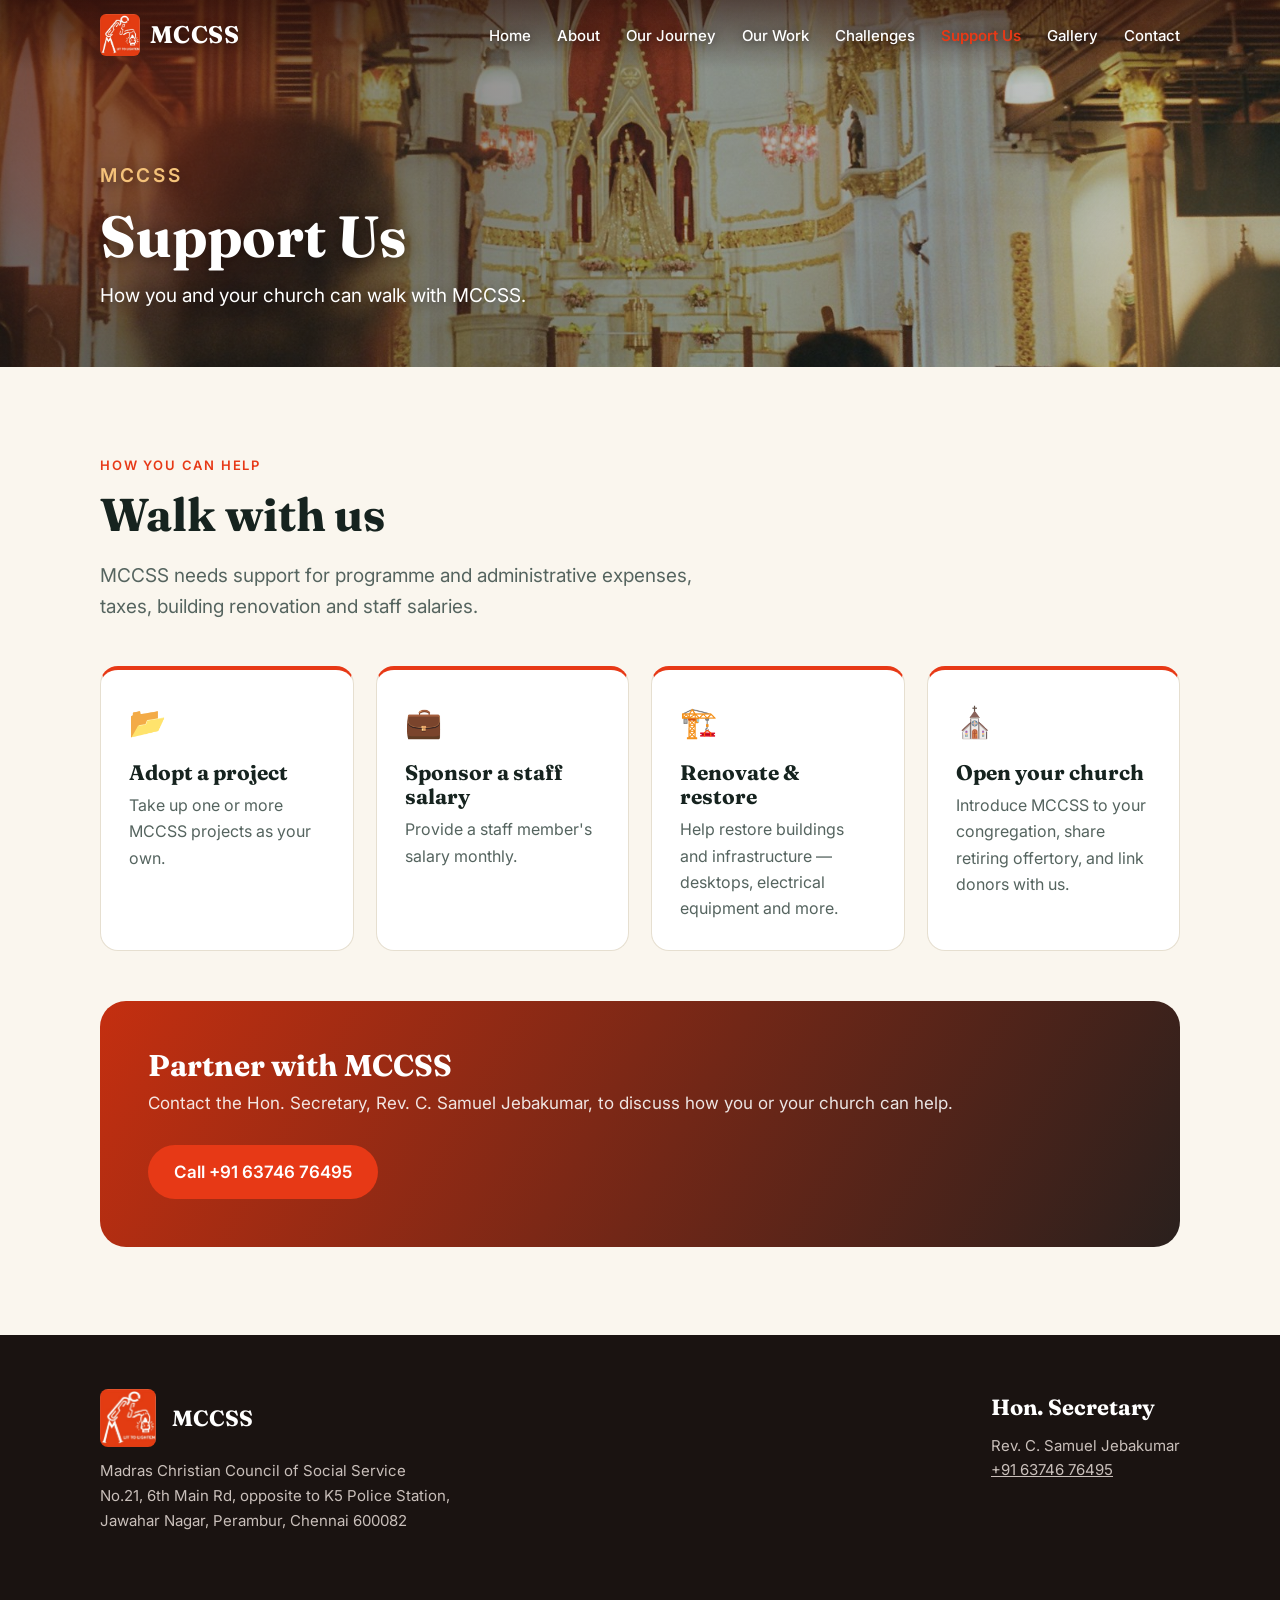
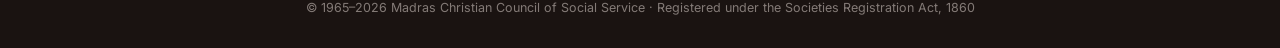
<file: support.html>
<!doctype html>
<html lang="en">
<head>
<meta charset="utf-8">
<link rel="icon" href="favicon.ico" sizes="any">
<link rel="icon" type="image/png" sizes="32x32" href="favicon-32.png">
<link rel="icon" type="image/png" sizes="192x192" href="favicon-192.png">
<link rel="apple-touch-icon" href="apple-touch-icon.png">
<meta name="viewport" content="width=device-width,initial-scale=1">
<title>Support Us — MCCSS</title>
<meta name="description" content="How you and your church can walk with MCCSS.">
<link rel="preconnect" href="https://fonts.googleapis.com">
<link href="https://fonts.googleapis.com/css2?family=Fraunces:opsz,wght@9..144,500;9..144,700&family=Inter:wght@400;500;600&display=swap" rel="stylesheet">
<link rel="stylesheet" href="css/style.css?v=3">
<link rel="stylesheet" href="css/anim.css?v=3">
</head>
<body>
<nav id="nav" class="s"><div class="wrap">
 <a class="logo" href="./"><img src="img/logo.png" alt="" width="40" height="42"><span>MCCSS</span></a>
 <button class="menu" aria-label="Menu" onclick="document.getElementById('m').classList.toggle('o')">&#9776;</button>
 <ul id="m" onclick="this.classList.remove('o')"><li><a href="./">Home</a></li><li><a href="about">About</a></li><li><a href="journey">Our Journey</a></li><li><a href="programmes">Our Work</a></li><li><a href="challenges">Challenges</a></li><li><a href="support" class="on">Support Us</a></li><li><a href="gallery">Gallery</a></li><li><a href="contact">Contact</a></li></ul>
</div></nav>

<header class="ph" style="--bg-img:url(../img/stock/v-su.jpg);--bg-pos:center 55%"><div class="wrap"><p class="eyebrow">MCCSS</p><h1>Support Us</h1><p>How you and your church can walk with MCCSS.</p></div></header>
<section class="help" id="help"><div class="wrap">
 <p class="eyebrow">How you can help</p><h2>Walk with us</h2>
 <p class="lead">MCCSS needs support for programme and administrative expenses, taxes, building renovation and staff salaries.</p>
 <div class="grid">
  <div class="card rv"><div class="ic">📂</div><h3>Adopt a project</h3><p>Take up one or more MCCSS projects as your own.</p></div>
  <div class="card rv"><div class="ic">💼</div><h3>Sponsor a staff salary</h3><p>Provide a staff member's salary monthly.</p></div>
  <div class="card rv"><div class="ic">🏗️</div><h3>Renovate &amp; restore</h3><p>Help restore buildings and infrastructure — desktops, electrical equipment and more.</p></div>
  <div class="card rv"><div class="ic">⛪</div><h3>Open your church</h3><p>Introduce MCCSS to your congregation, share retiring offertory, and link donors with us.</p></div>
 </div>
 <div class="cta rv">
  <div><h3>Partner with MCCSS</h3><p>Contact the Hon. Secretary, Rev. C. Samuel Jebakumar, to discuss how you or your church can help.</p></div>
  <a class="btn" href="tel:+916374676495">Call +91 63746 76495</a>
 </div>
</div></section>

<footer><div class="wrap">
 <div><div class="brandmark"><img src="img/logo.png" alt="MCCSS — Lit to Lighten" width="56" height="58"><h4 style="margin:0">MCCSS</h4></div><p>Madras Christian Council of Social Service<br>No.21, 6th Main Rd, opposite to K5 Police Station,<br>Jawahar Nagar, Perambur, Chennai 600082</p></div>
 <div><h4>Hon. Secretary</h4><p>Rev. C. Samuel Jebakumar<br><a href="tel:+916374676495">+91 63746 76495</a></p></div>
 <small>© 1965–2026 Madras Christian Council of Social Service · Registered under the Societies Registration Act, 1860</small>
</div></footer>

<script src="js/main.js?v=3"></script>
<script src="js/anim.js?v=3"></script>
</body>
</html>
</file>
<file: css/style.css>
:root{--ink:#16231f;--muted:#55645f;--bg:#faf6ee;--card:#fff;--green:#c42f10;--green-d:#2a201d;--saffron:#e73916;--rose:#b5483a;--line:#e6dfd0;--r:18px}
*{box-sizing:border-box;margin:0}
html{scroll-behavior:smooth}
body{font:17px/1.65 Inter,system-ui,sans-serif;color:var(--ink);background:var(--bg)}
h1,h2,h3{font-family:Fraunces,Georgia,serif;line-height:1.15;font-weight:700}
img{max-width:100%;display:block}
a{color:inherit}
.wrap{max-width:1120px;margin:0 auto;padding:0 20px}
section{padding:88px 0}
.eyebrow{font-size:13px;letter-spacing:.14em;text-transform:uppercase;color:var(--saffron);font-weight:600;margin-bottom:12px}
h2{font-size:clamp(30px,4.5vw,46px);margin-bottom:18px}
.lead{color:var(--muted);max-width:640px;font-size:19px}
/* nav */
nav{position:fixed;inset:0 0 auto;z-index:50;transition:.3s;padding:14px 0}
nav.s{background:rgba(250,246,238,.94);backdrop-filter:blur(8px);box-shadow:0 1px 0 var(--line)}
nav .wrap{display:flex;align-items:center;justify-content:space-between}
.logo{font-family:Fraunces,serif;font-weight:700;font-size:24px;text-decoration:none;color:#fff;letter-spacing:.02em}
nav.s .logo{color:var(--green)}
.logo{display:flex;align-items:center;gap:10px}.logo img{border-radius:6px}
.lead-g .card{text-align:center}
.lead-g .card b{display:block;font:700 20px Fraunces,serif;color:#b8321a;margin-bottom:4px}
.lead-g .card span{color:var(--muted);font-size:15px}
.brandmark{display:flex;gap:16px;align-items:center;margin-bottom:12px}.brandmark img{border-radius:8px}
nav ul{display:flex;gap:26px;list-style:none;padding:0}
nav ul a{text-decoration:none;font-size:15px;font-weight:500;color:#fff}
nav.s ul a{color:var(--ink)}
.btn{display:inline-block;padding:13px 26px;border-radius:99px;background:var(--saffron);color:#fff;font-weight:600;text-decoration:none;transition:.2s;border:0;cursor:pointer}
.btn:hover{transform:translateY(-2px);box-shadow:0 8px 20px rgba(231,57,22,.35)}
.btn.ghost{background:transparent;border:1.5px solid rgba(255,255,255,.7);color:#fff}
.menu{display:none;background:none;border:0;color:#fff;font-size:26px;cursor:pointer}
nav.s .menu{color:var(--ink)}
/* hero */
.hero{min-height:100vh;display:flex;align-items:flex-end;color:#fff;padding:140px 0 70px;position:relative;
background:linear-gradient(180deg,rgba(28,20,18,.55),rgba(28,20,18,.92)),url(../img/hero.webp) center 8%/cover}
.hero h1{font-size:clamp(40px,7vw,84px);max-width:900px;margin-bottom:22px}
.hero h1 em{font-style:normal;color:#f4c27a}
.hero p{max-width:600px;font-size:20px;opacity:.92;margin-bottom:32px}
.hero .btns{display:flex;gap:14px;flex-wrap:wrap}
/* stats */
.stats{background:var(--green-d);color:#fff;padding:46px 0}
.stats .wrap{display:grid;grid-template-columns:repeat(4,1fr);gap:20px;text-align:center}
.stats b{display:block;font:700 44px Fraunces,serif;color:#f4c27a}
.stats span{font-size:14px;opacity:.85}
/* about */
.about{display:grid;grid-template-columns:1.1fr 1fr;gap:56px;align-items:center}
.about .pics{position:relative}
.about .pics img{border-radius:var(--r);box-shadow:0 20px 40px rgba(0,0,0,.15)}
.about .pics img+img{position:absolute;width:55%;right:-16px;bottom:-34px;border:6px solid var(--bg)}
.about p+p{margin-top:14px;color:var(--muted)}
.pill{display:inline-block;margin-top:22px;padding:8px 16px;border-radius:99px;background:#fde8e2;color:var(--green);font-weight:600;font-size:15px}
/* timeline */
.tl{background:var(--card)}
.line{position:relative;margin-top:50px;padding-left:34px;border-left:2px solid var(--line)}
.ev{position:relative;padding:0 0 38px}
.ev::before{content:"";position:absolute;left:-43px;top:6px;width:16px;height:16px;border-radius:50%;background:var(--saffron);border:4px solid var(--card);box-shadow:0 0 0 2px var(--saffron)}
.ev time{font:700 22px Fraunces,serif;color:var(--green)}
.ev h3{font-size:20px;margin:2px 0 6px}
.ev p{color:var(--muted);max-width:720px}
/* work cards */
.grid{display:grid;grid-template-columns:repeat(auto-fit,minmax(250px,1fr));gap:22px;margin-top:44px}
.card{background:var(--card);border:1px solid var(--line);border-radius:var(--r);padding:28px;transition:.25s}
.card:hover{transform:translateY(-6px);box-shadow:0 16px 34px rgba(0,0,0,.08)}
.card .ic{font-size:30px;margin-bottom:12px}
.card h3{font-size:21px;margin-bottom:8px}
.card p{color:var(--muted);font-size:16px}
.tags{display:flex;flex-wrap:wrap;gap:10px;margin-top:30px}
.tags span{padding:8px 16px;border-radius:99px;background:#fde8e2;color:var(--green);font-size:15px;font-weight:500}
.tags.alt span{background:#fdf0d8;color:#7a4d0e}
h3.sub{margin-top:44px;font-size:22px}
/* crisis */
.crisis{background:var(--green-d);color:#fff}
.crisis .lead{color:#d8d0cb}
.crisis .grid .card{background:rgba(255,255,255,.07);border-color:rgba(255,255,255,.14)}
.crisis .card p{color:#d8d0cb}
.crisis .card h3{color:#f4c27a}
/* help */
.help .grid .card{border-top:4px solid var(--saffron)}
.cta{margin-top:50px;background:linear-gradient(120deg,var(--green),var(--green-d));color:#fff;border-radius:26px;padding:48px;display:flex;justify-content:space-between;gap:28px;align-items:center;flex-wrap:wrap}
.cta h3{font-size:30px;margin-bottom:6px}
.cta p{opacity:.88}
/* gallery */
.gal{background:var(--card)}
.gg{display:grid;grid-template-columns:repeat(3,1fr);gap:14px;margin-top:40px}
.gg figure{overflow:hidden;border-radius:14px;position:relative;aspect-ratio:4/3;background:#ddd}
.gg img{width:100%;height:100%;object-fit:cover;transition:.5s}
.gg figure:hover img{transform:scale(1.06)}
.gg figcaption{position:absolute;inset:auto 0 0;padding:34px 14px 12px;color:#fff;font-size:14px;background:linear-gradient(transparent,rgba(0,0,0,.75))}
.gg .w{grid-column:span 2}
.cn{display:grid;grid-template-columns:1fr 1.3fr;gap:24px;margin-top:40px}
.map{width:100%;min-height:360px;border:0;border-radius:var(--r)}
@media(max-width:820px){.cn{grid-template-columns:1fr}}
footer{background:#1a1311;color:#c9bfba;padding:54px 0 30px;font-size:15px}
footer .wrap{display:flex;justify-content:space-between;gap:30px;flex-wrap:wrap}
footer h4{font-family:Fraunces,serif;color:#fff;font-size:22px;margin-bottom:8px}
footer small{display:block;margin-top:34px;text-align:center;opacity:.6;width:100%}
.rv{opacity:0;transform:translateY(28px);transition:.7s}
.rv.in{opacity:1;transform:none}
@media(max-width:820px){
 section{padding:62px 0}
 .about{grid-template-columns:1fr}.about .pics img+img{right:0}
 .stats .wrap{grid-template-columns:1fr 1fr}
 .gg{grid-template-columns:1fr 1fr}
 .menu{display:block}
 nav ul{position:absolute;top:100%;left:0;right:0;flex-direction:column;background:var(--bg);padding:18px 20px;gap:14px;display:none;box-shadow:0 10px 20px rgba(0,0,0,.1)}
 nav ul.o{display:flex}nav ul a{color:var(--ink)}
 .cta{padding:32px}
}
@media(prefers-reduced-motion:reduce){.rv{opacity:1;transform:none;transition:none}html{scroll-behavior:auto}}
.ph{background:linear-gradient(120deg,var(--green-d),var(--green));color:#fff;padding:130px 0 56px}
.ph h1{font-size:clamp(34px,5.5vw,58px)}
.ph p{opacity:.88;max-width:620px;margin-top:10px;font-size:19px}
.ph .eyebrow{color:#f4c27a}
nav ul a.on{color:var(--saffron)!important;font-weight:600}
.ex .card{text-decoration:none;display:block}
.ex .card span{color:var(--saffron);font-weight:600;font-size:15px}
.hero .eyebrow{color:#f4c27a}
.crisis .eyebrow,.stats .eyebrow{color:#f4c27a}
</file>
<file: css/anim.css>
/* ===== animation layer ===== */
@keyframes up{from{opacity:0;transform:translateY(40px)}to{opacity:1;transform:none}}
@keyframes zoom{from{transform:scale(1)}to{transform:scale(1.14)}}
@keyframes float{0%,100%{transform:translate(0,0) scale(1)}50%{transform:translate(30px,-40px) scale(1.12)}}
@keyframes shine{to{background-position:200% center}}
@keyframes pulse{0%{box-shadow:0 0 0 0 rgba(231,57,22,.55)}100%{box-shadow:0 0 0 16px rgba(231,57,22,0)}}
@keyframes tick{to{transform:translateX(-50%)}}
@keyframes bob{0%,100%{transform:translateY(0)}50%{transform:translateY(10px)}}
@keyframes drop{from{opacity:0;transform:translateY(-100%)}to{opacity:1;transform:none}}
@keyframes fade{from{opacity:0}to{opacity:1}}
body{animation:fade .6s ease both}
nav{animation:drop .7s ease both}
#bar{position:fixed;top:0;left:0;height:4px;width:100%;transform-origin:left;transform:scaleX(0);background:linear-gradient(90deg,var(--saffron),#f4c27a);z-index:99}

/* hero */
.hero{overflow:hidden;isolation:isolate;background:none}
.hero::before{content:"";position:absolute;inset:-6%;z-index:-2;background:url(../img/hero.webp) center 8%/cover;animation:zoom 22s ease-in-out infinite alternate;will-change:transform}
.hero::after{content:"";position:absolute;inset:0;z-index:-1;background:linear-gradient(180deg,rgba(28,20,18,.55),rgba(28,20,18,.93))}
.blob{position:absolute;border-radius:50%;filter:blur(60px);opacity:.45;z-index:-1;animation:float 12s ease-in-out infinite;pointer-events:none}
.hero .eyebrow,.hero h1,.hero p,.hero .btns{animation:up .9s cubic-bezier(.2,.7,.2,1) both}
.hero .eyebrow{animation-delay:.2s}.hero h1{animation-delay:.4s}.hero p{animation-delay:.65s}.hero .btns{animation-delay:.85s}
.hero h1 em{background:linear-gradient(90deg,#f4c27a,#fff,#f4c27a);background-size:200% auto;-webkit-background-clip:text;background-clip:text;color:transparent;animation:shine 4s linear infinite}
.cue{position:absolute;bottom:22px;left:50%;width:26px;height:42px;border:2px solid rgba(255,255,255,.7);border-radius:20px;margin-left:-13px}
.cue::after{content:"";position:absolute;left:50%;top:8px;width:4px;height:8px;margin-left:-2px;border-radius:3px;background:#fff;animation:bob 1.4s ease-in-out infinite}
.ph{position:relative;overflow:hidden;isolation:isolate}
.ph h1,.ph p,.ph .eyebrow{animation:up .8s cubic-bezier(.2,.7,.2,1) both}
.ph h1{animation-delay:.15s}.ph p:last-child{animation-delay:.3s}

/* buttons */
.btn{position:relative;overflow:hidden}
.btn::after{content:"";position:absolute;top:0;left:-70%;width:50%;height:100%;background:linear-gradient(100deg,transparent,rgba(255,255,255,.55),transparent);transform:skewX(-20deg);transition:.7s}
.btn:hover::after{left:130%}
.btn:not(.ghost){animation:pulse 2.4s infinite}
.btn:hover{animation:none}

/* reveal variants */
.rv{transition:opacity .8s cubic-bezier(.2,.7,.2,1),transform .8s cubic-bezier(.2,.7,.2,1);transition-delay:var(--d,0s)}
.about>.rv:first-child,.ev:nth-child(odd){transform:translateX(-50px)}
.about>.pics,.ev:nth-child(even){transform:translateX(50px)}
.gg .rv{transform:scale(.88)}
.rv.in{opacity:1;transform:none}

/* cards */
.card{transition:transform .25s ease,box-shadow .25s ease,opacity .8s,border-color .3s}
.card.in:hover{border-color:var(--saffron)}
.card .ic{display:inline-block;transition:transform .4s cubic-bezier(.3,1.8,.5,1)}
.card:hover .ic{transform:scale(1.3) rotate(-8deg)}
.tags span{transition:.25s}
.tags span:hover{background:var(--saffron);color:#fff;transform:translateY(-3px) rotate(-2deg)}

/* timeline: line draws on scroll */
.line{border-left:0}
.line::before{content:"";position:absolute;left:-2px;top:0;bottom:0;width:2px;background:var(--line)}
.line::after{content:"";position:absolute;left:-2px;top:0;width:3px;height:calc(var(--p,0)*100%);background:linear-gradient(var(--saffron),var(--green-d));border-radius:3px}
.ev.in::before{animation:pulse 2s 2}
.ev time{display:inline-block;background:linear-gradient(90deg,var(--green),var(--saffron));-webkit-background-clip:text;background-clip:text;color:transparent}

/* stats */
.stats{background:linear-gradient(120deg,var(--green-d),#43342e,var(--green-d));background-size:200% 100%;animation:shine 12s linear infinite;position:relative;overflow:hidden;isolation:isolate}

/* ticker */
.tk{overflow:hidden;background:var(--saffron);color:#fff;padding:14px 0;font:700 18px Fraunces,serif;white-space:nowrap}
.tk div{display:inline-block;animation:tick 28s linear infinite}
.tk span{margin:0 26px}
.tk i{font-style:normal;opacity:.6}

/* gallery + lightbox */
.gg figure{cursor:zoom-in}
.gg figcaption{transform:translateY(100%);transition:.4s}
.gg figure:hover figcaption{transform:none}
#lb{position:fixed;inset:0;background:rgba(15,10,9,.92);display:none;align-items:center;justify-content:center;z-index:200;padding:24px;cursor:zoom-out}
#lb.o{display:flex;animation:fade .3s}
#lb img{max-height:88vh;border-radius:12px;animation:up .4s}
@media(hover:none){.gg figcaption{transform:none}}
@media(prefers-reduced-motion:reduce){*,*::before,*::after{animation:none!important;transition:none!important}.rv{opacity:1;transform:none}}

/* hero banners with photo, lighter overlay */
.ph{background:var(--green-d);min-height:300px;display:flex;align-items:flex-end;padding:150px 0 56px}
.ph .wrap{width:100%}
.ph::before{content:"";position:absolute;inset:-6%;z-index:-3;background:var(--bg-img) var(--bg-pos,center)/cover;animation:zoom 22s ease-in-out infinite alternate}
.ph::after{content:"";position:absolute;inset:0;z-index:-2;background:linear-gradient(90deg,rgba(28,20,18,.62),rgba(28,20,18,.18))}
.ph .blob{opacity:.25}
.ph h1,.ph p{text-shadow:0 2px 14px rgba(0,0,0,.45)}
.hero::after{background:linear-gradient(180deg,rgba(28,20,18,.25),rgba(28,20,18,.7))}
.hero h1,.hero p{text-shadow:0 2px 16px rgba(0,0,0,.5)}
nav:not(.s){background:linear-gradient(rgba(40,10,6,.55),transparent)}
nav:not(.s) ul a,nav:not(.s) .logo{text-shadow:0 1px 8px rgba(0,0,0,.5)}

.hero::after{background:linear-gradient(180deg,rgba(28,20,18,.1) 0%,rgba(28,20,18,.25) 28%,rgba(20,14,12,.92) 62%,rgba(20,14,12,.96) 100%)}
.hero h1{font-size:clamp(36px,5.6vw,68px)}
.hero{padding-bottom:90px}
.hero{min-height:max(100vh,min(960px,66vw))}
.hero::after{background:linear-gradient(180deg,rgba(28,20,18,.08) 0%,rgba(28,20,18,.12) 40%,rgba(20,14,12,.9) 72%,rgba(20,14,12,.96) 100%)}

/* mobile fit: no sideways scroll */
html,body{overflow-x:clip;max-width:100%}
@media(max-width:820px){
 .about>.rv:first-child,.about>.pics,.ev:nth-child(odd),.ev:nth-child(even){transform:translateY(30px)}
 .rv.in,.about>.pics.in,.ev.in{transform:none}
 .hero{min-height:100svh;padding:120px 0 90px}
 .hero h1{font-size:clamp(32px,9vw,44px)}
 .hero p{font-size:17px}
 .hero .eyebrow{font-size:12px}
 .ph{min-height:240px;padding:120px 0 40px}
 .ph h1{font-size:clamp(30px,9vw,40px)}
 .ph p{font-size:16px}
 .blob{width:220px!important;height:220px!important}
 .tk{font-size:15px}
 .stats b{font-size:34px}
 .cta{padding:28px}.cta h3{font-size:24px}
 .cn{gap:16px}.map{min-height:280px}
 h2{font-size:clamp(26px,7.5vw,34px)}
}
@media(max-width:820px){
 .hero{background:#1c1412}
 .hero::before{inset:0;background:#1c1412 url(../img/hero.webp) center top/auto 62% no-repeat;animation:none}
 .hero::after{background:linear-gradient(180deg,rgba(20,14,12,.05) 0%,rgba(20,14,12,.15) 30%,rgba(20,14,12,.95) 58%,#14100e 100%)}
}
@media(max-width:820px){nav ul a{text-shadow:none!important}}

html{overflow-x:hidden}
</file>
